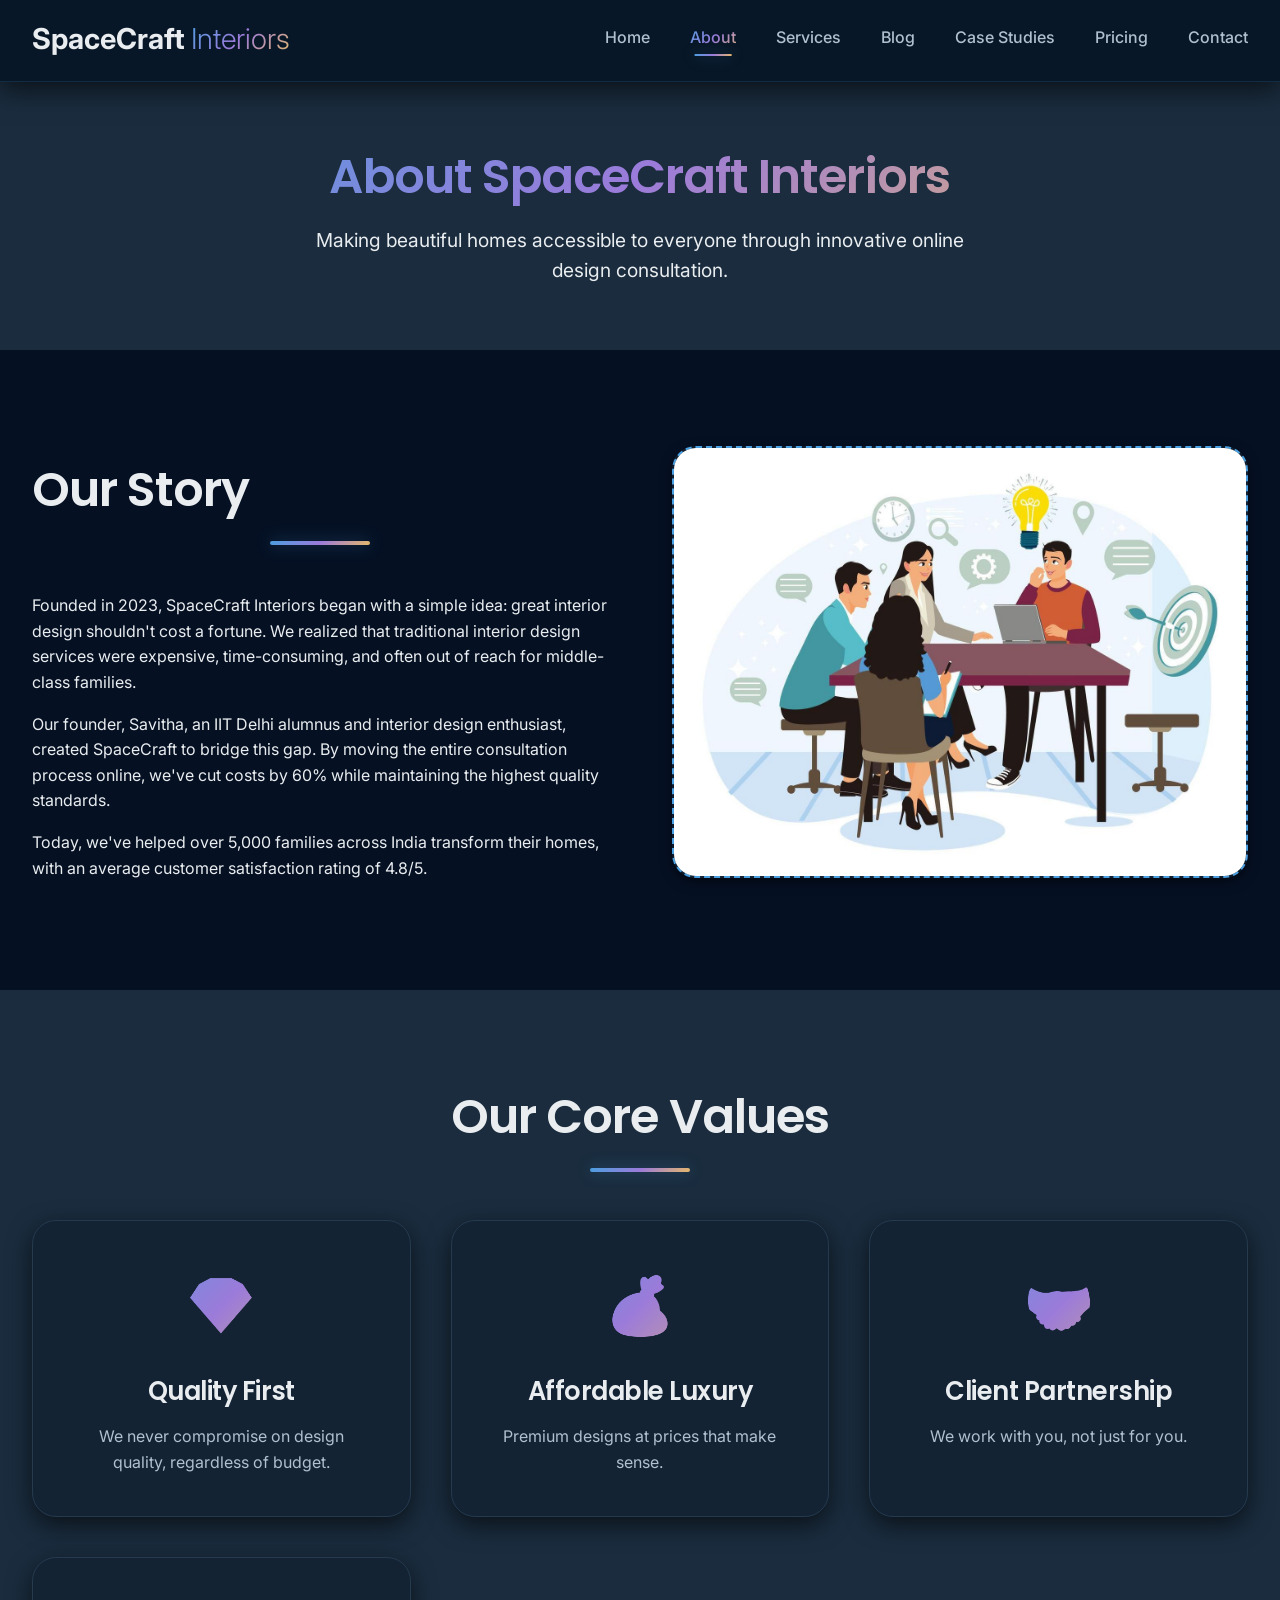
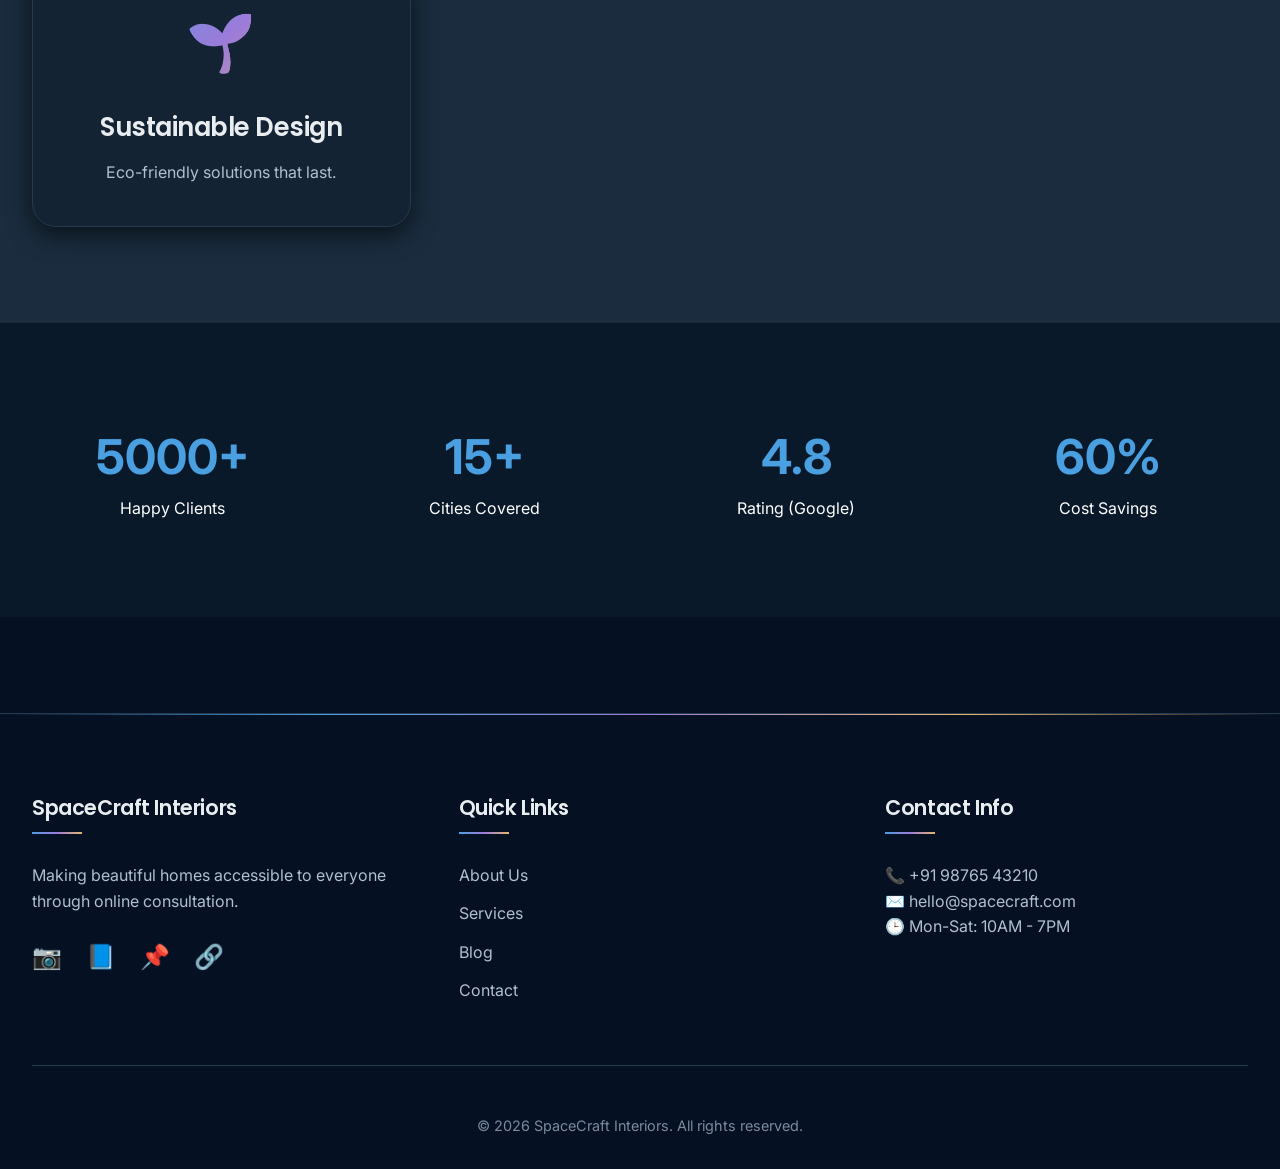
<file: about.html>
<!DOCTYPE html>
<html lang="en">
<head>
    <meta charset="UTF-8">
    <meta name="viewport" content="width=device-width, initial-scale=1.0">
    
    <!-- Essential Meta Tags -->
    <title>About Us - SpaceCraft Interiors | Online Interior Design Experts India</title>
    <meta name="description" content="Learn about SpaceCraft Interiors - India's leading online home interior consultation service. Founded by Savitha (IIT Delhi), we've helped 5000+ families transform their homes.">
    <meta name="keywords" content="about interior designers, online interior design team, budget interior experts, interior design company India">
    <meta name="robots" content="index, follow">
    
    <!-- Open Graph (For Facebook, WhatsApp, LinkedIn) -->
    <meta property="og:title" content="About SpaceCraft Interiors - Meet Our Team">
    <meta property="og:description" content="Founded by Savitha (IIT Delhi). 5000+ happy families. 60% cost savings. India's trusted online interior design service.">
    <meta property="og:image" content="https://www.spacecraftinteriors.com/images/about-og.jpg">
    <meta property="og:url" content="https://www.spacecraftinteriors.com/about.html">
    
    <!-- Canonical URL (Prevents duplicate content) -->
    <link rel="canonical" href="https://www.spacecraftinteriors.com/about.html">
    
    <!-- Google Fonts -->
    <link rel="preconnect" href="https://fonts.googleapis.com">
    <link rel="preconnect" href="https://fonts.gstatic.com" crossorigin>
    <link href="https://fonts.googleapis.com/css2?family=Inter:wght@300;400;500;600;700&family=Poppins:wght@300;400;500;600;700&display=swap" rel="stylesheet">
    
    <!-- CSS -->
    <link rel="stylesheet" href="css/style.css">
    
    <!-- Google Analytics -->
    <script async src="https://www.googletagmanager.com/gtag/js?id=G-XXXXXXXXXX"></script>
    <script>
        window.dataLayer = window.dataLayer || [];
        function gtag(){dataLayer.push(arguments);}
        gtag('js', new Date());
        gtag('config', 'G-XXXXXXXXXX');
    </script>
</head>
<body>
    <!-- Navigation -->
    <nav class="navbar">
        <a href="index.html" class="logo">SpaceCraft <span>Interiors</span></a>
        <div class="nav-links">
            <a href="index.html">Home</a>
            <a href="about.html" class="active">About</a>
            <a href="services.html">Services</a>
            <a href="blog.html">Blog</a>
            <a href="case-study.html">Case Studies</a>
            <a href="pricing.html">Pricing</a>
            <a href="contact.html">Contact</a>
        </div>
    </nav>

    <!-- Page Header -->
    <section style="background: var(--secondary); padding: 4rem 0;">
        <div class="container" style="text-align: center;">
            <h1 style="font-size: 3rem; margin-bottom: 1rem;">About SpaceCraft Interiors</h1>
            <p style="font-size: 1.2rem; max-width: 700px; margin: 0 auto;">Making beautiful homes accessible to everyone through innovative online design consultation.</p>
        </div>
    </section>

    <!-- Our Story -->
    <section>
        <div class="container">
            <div style="display: flex; gap: 4rem; align-items: center; flex-wrap: wrap;">
                <div style="flex: 1; min-width: 300px;">
                    <h2 class="section-title" style="text-align: left;">Our Story</h2>
                    <p style="margin-bottom: 1rem;">Founded in 2023, SpaceCraft Interiors began with a simple idea: great interior design shouldn't cost a fortune. We realized that traditional interior design services were expensive, time-consuming, and often out of reach for middle-class families.</p>
                    <p style="margin-bottom: 1rem;">Our founder, Savitha, an IIT Delhi alumnus and interior design enthusiast, created SpaceCraft to bridge this gap. By moving the entire consultation process online, we've cut costs by 60% while maintaining the highest quality standards.</p>
                    <p>Today, we've helped over 5,000 families across India transform their homes, with an average customer satisfaction rating of 4.8/5.</p>
                </div>
                <div style="flex: 1; min-width: 300px;">
                    <img src="images/team.jpg" alt="SpaceCraft Interiors team working on design plans in modern office" class="image-placeholder">
                </div>
            </div>
        </div>
    </section>

    <!-- Our Values -->
    <section style="background: var(--secondary);">
        <div class="container">
            <h2 class="section-title">Our Core Values</h2>
            <div class="card-grid">
                <div class="card" style="text-align: center;">
                    <div class="card-icon">💎</div>
                    <h3>Quality First</h3>
                    <p>We never compromise on design quality, regardless of budget.</p>
                </div>
                <div class="card" style="text-align: center;">
                    <div class="card-icon">💰</div>
                    <h3>Affordable Luxury</h3>
                    <p>Premium designs at prices that make sense.</p>
                </div>
                <div class="card" style="text-align: center;">
                    <div class="card-icon">🤝</div>
                    <h3>Client Partnership</h3>
                    <p>We work with you, not just for you.</p>
                </div>
                <div class="card" style="text-align: center;">
                    <div class="card-icon">🌱</div>
                    <h3>Sustainable Design</h3>
                    <p>Eco-friendly solutions that last.</p>
                </div>
            </div>
        </div>
    </section>

   

    <!-- Stats -->
    <section style="background: var(--primary); color: white;">
        <div class="container">
            <div style="display: grid; grid-template-columns: repeat(4, 1fr); gap: 2rem; text-align: center;">
                <div>
                    <div style="font-size: 3rem; font-weight: 700; color: var(--accent);">5000+</div>
                    <div>Happy Clients</div>
                </div>
                <div>
                    <div style="font-size: 3rem; font-weight: 700; color: var(--accent);">15+</div>
                    <div>Cities Covered</div>
                </div>
                <div>
                    <div style="font-size: 3rem; font-weight: 700; color: var(--accent);">4.8</div>
                    <div>Rating (Google)</div>
                </div>
                <div>
                    <div style="font-size: 3rem; font-weight: 700; color: var(--accent);">60%</div>
                    <div>Cost Savings</div>
                </div>
            </div>
        </div>
    </section>

    <!-- Footer -->
    <footer>
        <div class="container">
            <div class="footer-content">
                <div class="footer-section">
                    <h3>SpaceCraft Interiors</h3>
                    <p>Making beautiful homes accessible to everyone through online consultation.</p>
                    <div class="social-links">
                        <a href="#" aria-label="Instagram">📷</a>
                        <a href="#" aria-label="Facebook">📘</a>
                        <a href="#" aria-label="Pinterest">📌</a>
                        <a href="#" aria-label="LinkedIn">🔗</a>
                    </div>
                </div>
                <div class="footer-section">
                    <h3>Quick Links</h3>
                    <a href="about.html">About Us</a>
                    <a href="services.html">Services</a>
                    <a href="blog.html">Blog</a>
                    <a href="contact.html">Contact</a>
                </div>
                <div class="footer-section">
                    <h3>Contact Info</h3>
                    <p>📞 +91 98765 43210</p>
                    <p>✉️ hello@spacecraft.com</p>
                    <p>🕒 Mon-Sat: 10AM - 7PM</p>
                </div>
            </div>
            <div class="footer-bottom">
                <p>&copy; 2026 SpaceCraft Interiors. All rights reserved.</p>
            </div>
        </div>
    </footer>

    <!-- Back to Top Button -->
    <button id="backToTop">↑</button>

    <!-- Loading Animation -->
    <div id="loader" class="loader" style="display: none;"></div>

    <!-- JavaScript -->
    <script src="js/script.js"></script>
</body>
</html>
</file>
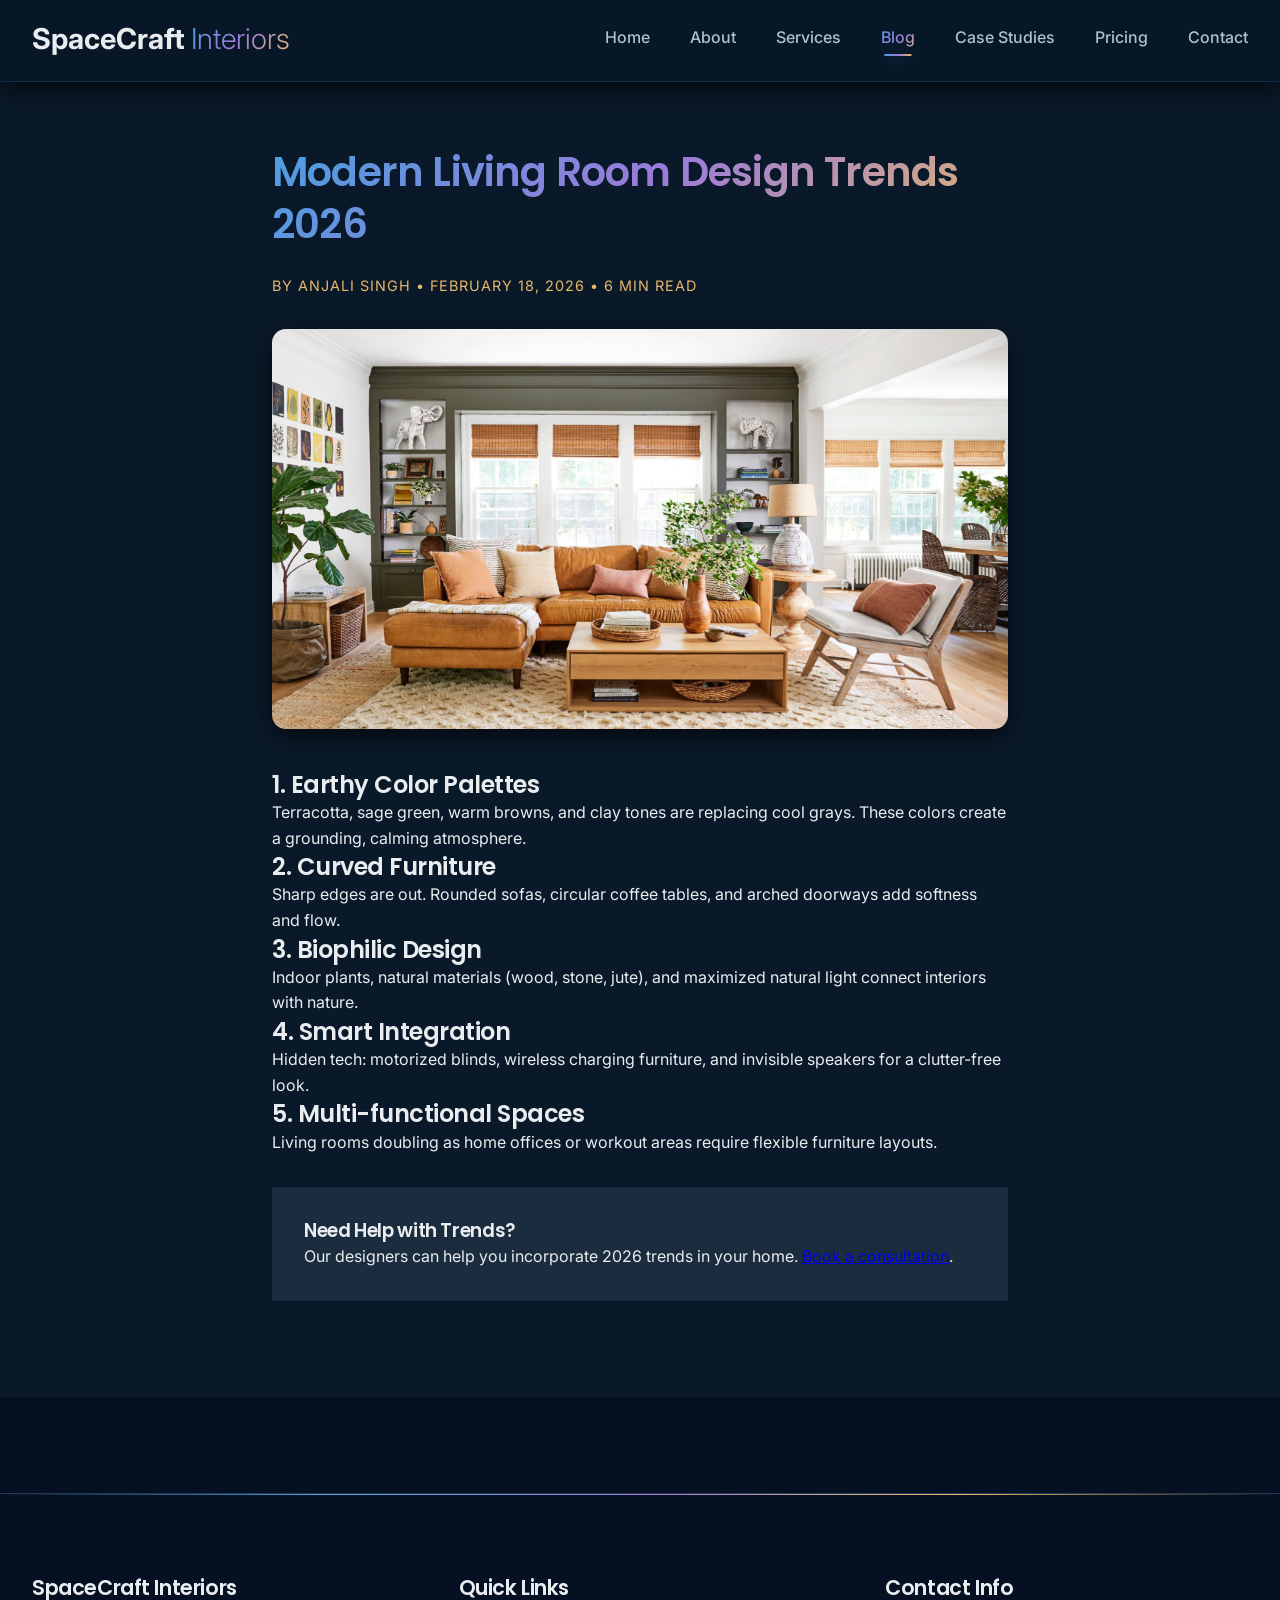
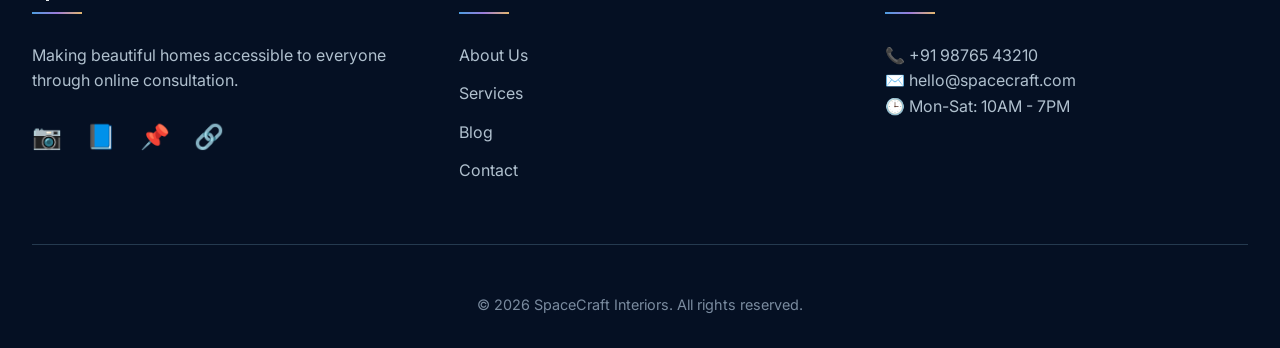
<file: blog-modern-trends-2026.html>
<!DOCTYPE html>
<html lang="en">

<head>
    <meta charset="UTF-8">
    <meta name="viewport" content="width=device-width, initial-scale=1.0">
    
    <!-- Essential Meta Tags -->
    <title>Modern Living Room Design Trends 2026 | Earthy Tones, Curved Furniture & Smart Homes</title>
    <meta name="description" content="Explore the top 5 living room design trends for 2026: Earthy color palettes, curved furniture, biophilic design, smart home integration, and multi-functional spaces. Expert guide by Anjali Singh.">
    <meta name="keywords" content="living room trends 2026, modern interior design trends, earthy color palette, curved furniture India, biophilic design, smart home interior, multi-functional living room">
    <meta name="robots" content="index, follow">
    <meta name="author" content="Anjali Singh">
    
    <!-- Open Graph (For Facebook, WhatsApp, LinkedIn) -->
    <meta property="og:title" content="Modern Living Room Design Trends 2026: 5 Trends You Need to Know">
    <meta property="og:description" content="1. Earthy Tones 🌱 | 2. Curved Furniture 🔄 | 3. Biophilic Design 🌿 | 4. Smart Integration 📱 | 5. Multi-functional Spaces 🛋️. Expert guide by Anjali Singh.">
    <meta property="og:image" content="https://www.spacecraftinteriors.com/images/modern-living-room-og.jpg">
    <meta property="og:url" content="https://www.spacecraftinteriors.com/blog-modern-trends-2026.html">
    <meta property="og:type" content="article">
    <meta property="article:published_time" content="2026-02-18">
    <meta property="article:author" content="Anjali Singh">
    
    <!-- Canonical URL -->
    <link rel="canonical" href="https://www.spacecraftinteriors.com/blog-modern-trends-2026.html">

    <!-- Google Fonts & CSS -->
    <link rel="preconnect" href="https://fonts.googleapis.com">
    <link rel="preconnect" href="https://fonts.gstatic.com" crossorigin>
    <link
        href="https://fonts.googleapis.com/css2?family=Inter:wght@300;400;500;600;700&family=Poppins:wght@300;400;500;600;700&display=swap"
        rel="stylesheet">
    <link rel="stylesheet" href="css/style.css">
    
    <!-- Google Analytics -->
    <script async src="https://www.googletagmanager.com/gtag/js?id=G-XXXXXXXXXX"></script>
    <script>
        window.dataLayer = window.dataLayer || [];
        function gtag(){dataLayer.push(arguments);}
        gtag('js', new Date());
        gtag('config', 'G-XXXXXXXXXX');
    </script>
</head>

<body>
    <nav class="navbar">
        <a href="index.html" class="logo">SpaceCraft <span>Interiors</span></a>
        <div class="nav-links">
            <a href="index.html">Home</a>
            <a href="about.html">About</a>
            <a href="services.html">Services</a>
            <a href="blog.html" class="active">Blog</a>
            <a href="case-study.html">Case Studies</a>
            <a href="pricing.html">Pricing</a>
            <a href="contact.html">Contact</a>
        </div>
    </nav>

    <section style="padding: 4rem 0;">
        <div class="container" style="max-width: 800px;">
            <article class="blog-post">
                <h1 style="font-size: 2.5rem;">Modern Living Room Design Trends 2026</h1>

                <div class="blog-meta">
                    <span>By Anjali Singh • February 18, 2026 • 6 min read</span>
                </div>

                <div style="margin: 2rem 0;">
                    <img src="images/modern-living-room.jpg"
                        alt="Modern living room interior with contemporary furniture and earthy color palette"
                        style="width: 100%; height: 400px; object-fit: cover; border-radius: 14px;">
                </div>

                <div class="blog-content">
                    <h2>1. Earthy Color Palettes</h2>
                    <p>Terracotta, sage green, warm browns, and clay tones are replacing cool grays. These colors create
                        a grounding, calming atmosphere.</p>

                    <h2>2. Curved Furniture</h2>
                    <p>Sharp edges are out. Rounded sofas, circular coffee tables, and arched doorways add softness and
                        flow.</p>

                    <h2>3. Biophilic Design</h2>
                    <p>Indoor plants, natural materials (wood, stone, jute), and maximized natural light connect
                        interiors with nature.</p>

                    <h2>4. Smart Integration</h2>
                    <p>Hidden tech: motorized blinds, wireless charging furniture, and invisible speakers for a
                        clutter-free look.</p>

                    <h2>5. Multi-functional Spaces</h2>
                    <p>Living rooms doubling as home offices or workout areas require flexible furniture layouts.</p>

                    <div style="background: var(--secondary); padding: 2rem; margin: 2rem 0;">
                        <h3>Need Help with Trends?</h3>
                        <p>Our designers can help you incorporate 2026 trends in your home. <a href="contact.html">Book
                                a consultation</a>.</p>
                    </div>
                </div>
            </article>
        </div>
    </section>

    <!-- Footer -->
    <footer>
        <div class="container">
            <div class="footer-content">
                <div class="footer-section">
                    <h3>SpaceCraft Interiors</h3>
                    <p>Making beautiful homes accessible to everyone through online consultation.</p>
                    <div class="social-links">
                        <a href="#" aria-label="Instagram">📷</a>
                        <a href="#" aria-label="Facebook">📘</a>
                        <a href="#" aria-label="Pinterest">📌</a>
                        <a href="#" aria-label="LinkedIn">🔗</a>
                    </div>
                </div>
                <div class="footer-section">
                    <h3>Quick Links</h3>
                    <a href="about.html">About Us</a>
                    <a href="services.html">Services</a>
                    <a href="blog.html">Blog</a>
                    <a href="contact.html">Contact</a>
                </div>
                <div class="footer-section">
                    <h3>Contact Info</h3>
                    <p>📞 +91 98765 43210</p>
                    <p>✉️ hello@spacecraft.com</p>
                    <p>🕒 Mon-Sat: 10AM - 7PM</p>
                </div>
            </div>
            <div class="footer-bottom">
                <p>&copy; 2026 SpaceCraft Interiors. All rights reserved.</p>
            </div>
        </div>
    </footer>

    <!-- Back to Top Button -->
    <button id="backToTop">↑</button>

    <!-- Loading Animation -->
    <div id="loader" class="loader" style="display: none;"></div>

    <!-- JavaScript -->
    <script src="js/script.js"></script>
</body>

</html>
</file>
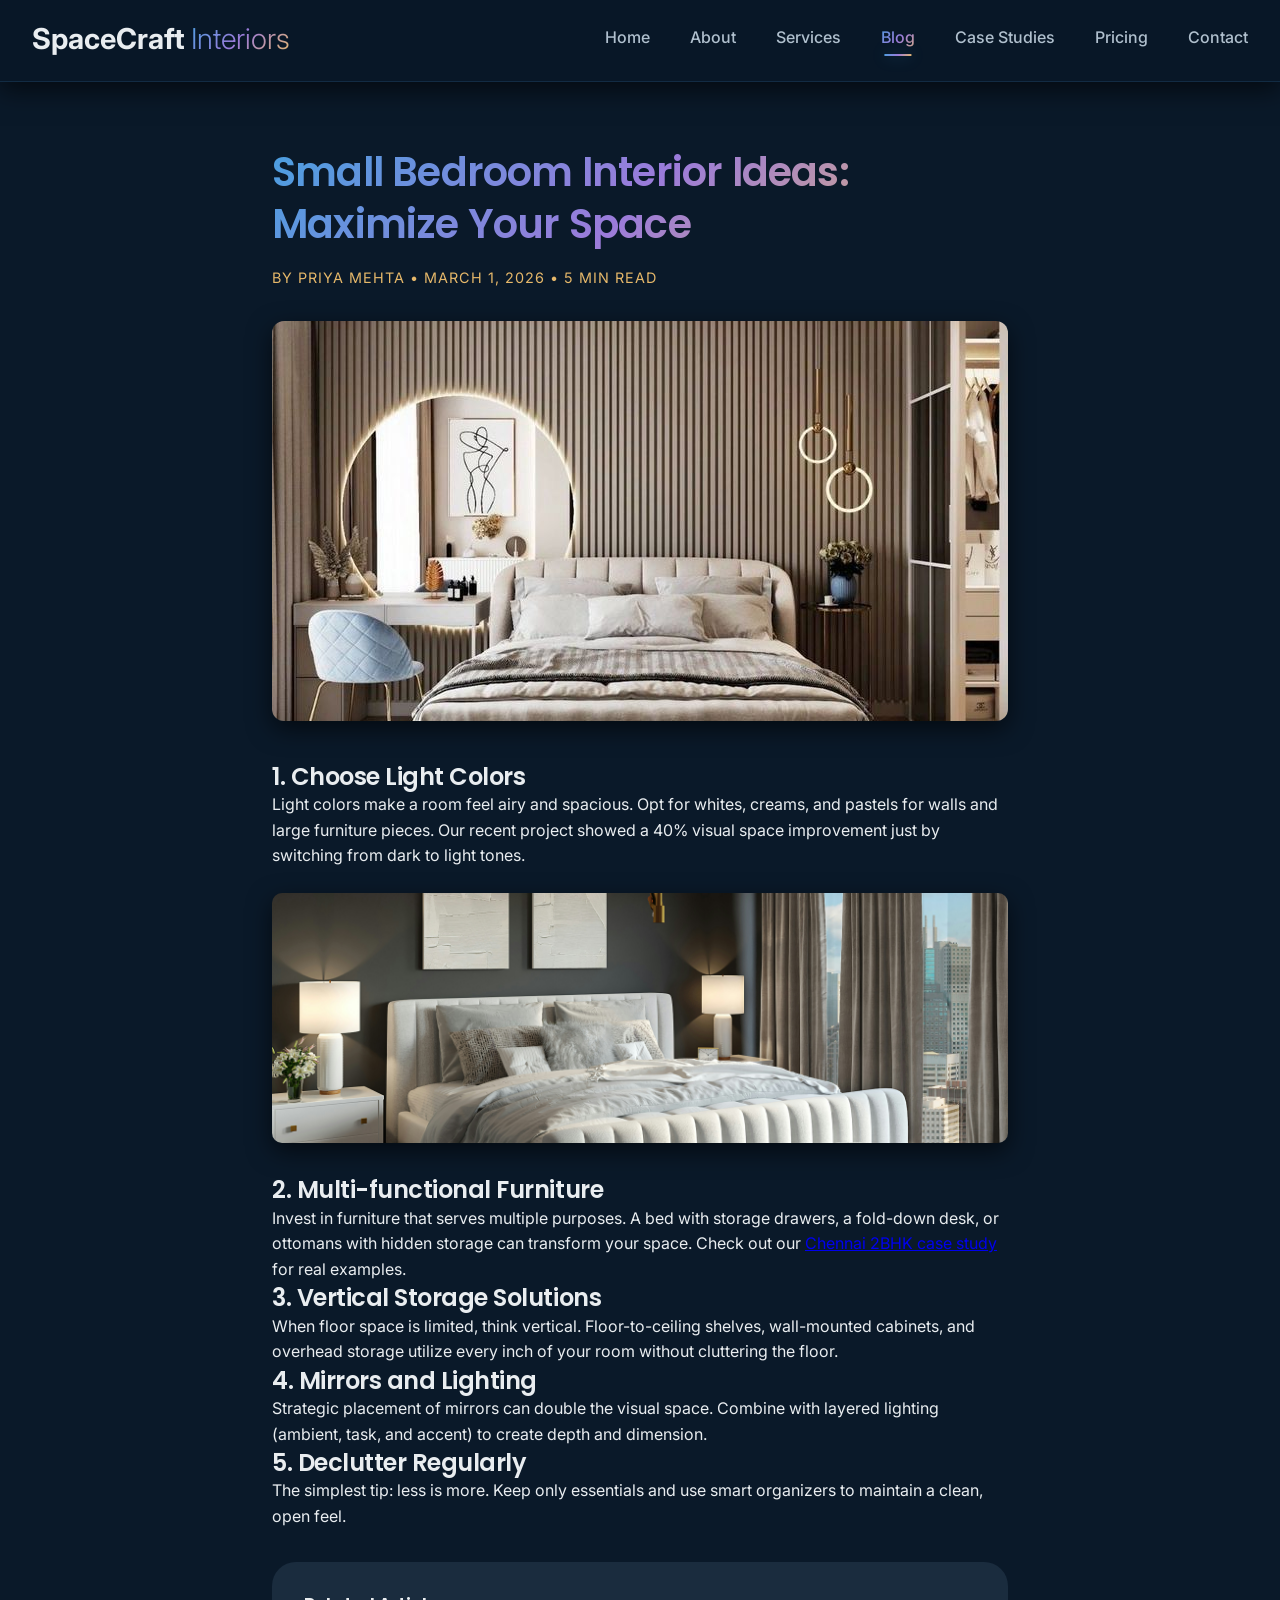
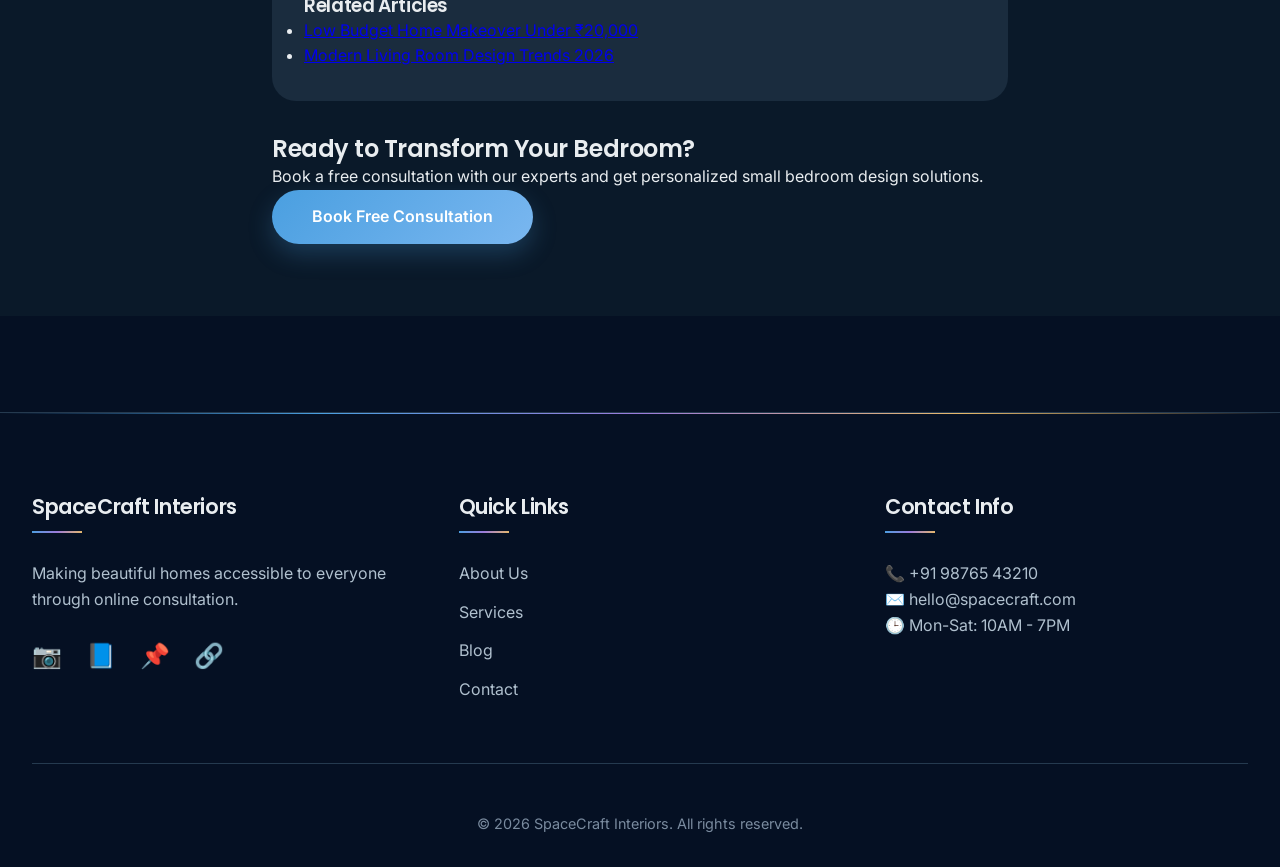
<file: blog-small-bedroom.html>
<!DOCTYPE html>
<html lang="en">
<head>
    <meta charset="UTF-8">
    <meta name="viewport" content="width=device-width, initial-scale=1.0">
    
    <!-- Essential Meta Tags -->
    <title>Small Bedroom Interior Ideas - Space-Saving Design Tips for Indian Homes | SpaceCraft Interiors</title>
    <meta name="description" content="Discover practical small bedroom design ideas for Indian homes. Learn space-saving solutions, light color tricks, and multi-functional furniture tips to make your bedroom feel larger. 40% visual space improvement proven.">
    <meta name="keywords" content="small bedroom ideas India, space-saving bedroom furniture, small room design tips, compact bedroom solutions, Indian bedroom interior design">
    <meta name="robots" content="index, follow">
    <meta name="author" content="Priya Mehta">
    
    <!-- Open Graph (For Facebook, WhatsApp, LinkedIn) -->
    <meta property="og:title" content="Small Bedroom Interior Ideas: 5 Space-Saving Tips for Indian Homes">
    <meta property="og:description" content="Light colors, multi-functional furniture, vertical storage, and mirrors - practical tips to make your small bedroom feel 40% more spacious. By Priya Mehta.">
    <meta property="og:image" content="https://www.spacecraftinteriors.com/images/bedroom-og.jpg">
    <meta property="og:url" content="https://www.spacecraftinteriors.com/blog-small-bedroom.html">
    <meta property="og:type" content="article">
    <meta property="article:published_time" content="2026-03-01">
    <meta property="article:author" content="Priya Mehta">
    
    <!-- Canonical URL -->
    <link rel="canonical" href="https://www.spacecraftinteriors.com/blog-small-bedroom.html">
    
    <!-- Google Fonts & CSS -->
    <link rel="preconnect" href="https://fonts.googleapis.com">
    <link rel="preconnect" href="https://fonts.gstatic.com" crossorigin>
    <link href="https://fonts.googleapis.com/css2?family=Inter:wght@300;400;500;600;700&family=Poppins:wght@300;400;500;600;700&display=swap" rel="stylesheet">
    <link rel="stylesheet" href="css/style.css">
    
    <!-- Google Analytics -->
    <script async src="https://www.googletagmanager.com/gtag/js?id=G-XXXXXXXXXX"></script>
    <script>
        window.dataLayer = window.dataLayer || [];
        function gtag(){dataLayer.push(arguments);}
        gtag('js', new Date());
        gtag('config', 'G-XXXXXXXXXX');
    </script>
</head>
<body>
    <!-- Navigation -->
    <nav class="navbar">
        <a href="index.html" class="logo">SpaceCraft <span>Interiors</span></a>
        <div class="nav-links">
            <a href="index.html">Home</a>
            <a href="about.html">About</a>
            <a href="services.html">Services</a>
            <a href="blog.html" class="active">Blog</a>
            <a href="case-study.html">Case Studies</a>
            <a href="pricing.html">Pricing</a>
            <a href="contact.html">Contact</a>
        </div>
    </nav>

    <!-- Blog Post Content -->
    <section style="padding: 4rem 0;">
        <div class="container" style="max-width: 800px;">
            <article class="blog-post">
                <h1 style="font-size: 2.5rem; margin-bottom: 1rem;">Small Bedroom Interior Ideas: Maximize Your Space</h1>
                
                <div class="blog-meta">
                    <span>By Priya Mehta • March 1, 2026 • 5 min read</span>
                </div>

                <div style="margin: 2rem 0;">
                    <img 
                        src="images/bedroom.jpg" 
                        alt="Small modern bedroom interior with space-saving furniture and light colors"
                        style="width: 100%; height: 400px; object-fit: cover; border-radius: 12px;"
                    >
                </div>
                <div class="blog-content">
                    <h2>1. Choose Light Colors</h2>
                    <p>Light colors make a room feel airy and spacious. Opt for whites, creams, and pastels for walls and large furniture pieces. Our recent project showed a 40% visual space improvement just by switching from dark to light tones.</p>

                    <div style="margin: 1.5rem 0;">
                        <img 
                            src="images/bedroom2.jpg" 
                            alt="Light colored modern bedroom interior with white walls and pastel accents"
                            style="width: 100%; height: 250px; object-fit: cover; border-radius: 10px;"
                        >
                    </div>

                    <h2>2. Multi-functional Furniture</h2>
                    <p>Invest in furniture that serves multiple purposes. A bed with storage drawers, a fold-down desk, or ottomans with hidden storage can transform your space. Check out our <a href="case-study.html">Chennai 2BHK case study</a> for real examples.</p>

                    <h2>3. Vertical Storage Solutions</h2>
                    <p>When floor space is limited, think vertical. Floor-to-ceiling shelves, wall-mounted cabinets, and overhead storage utilize every inch of your room without cluttering the floor.</p>

                    <h2>4. Mirrors and Lighting</h2>
                    <p>Strategic placement of mirrors can double the visual space. Combine with layered lighting (ambient, task, and accent) to create depth and dimension.</p>

                    <h2>5. Declutter Regularly</h2>
                    <p>The simplest tip: less is more. Keep only essentials and use smart organizers to maintain a clean, open feel.</p>

                    <div style="background: var(--secondary); padding: 2rem; border-radius: var(--radius); margin: 2rem 0;">
                        <h3>Related Articles</h3>
                        <ul>
                            <li><a href="blog-budget-makeover.html">Low Budget Home Makeover Under ₹20,000</a></li>
                            <li><a href="blog-modern-trends-2026.html">Modern Living Room Design Trends 2026</a></li>
                        </ul>
                    </div>

                    <h2>Ready to Transform Your Bedroom?</h2>
                    <p>Book a free consultation with our experts and get personalized small bedroom design solutions.</p>
                    <a href="contact.html" class="btn">Book Free Consultation</a>
                </div>
            </article>
        </div>
    </section>

    <!-- Footer -->
    <footer>
        <div class="container">
            <div class="footer-content">
                <div class="footer-section">
                    <h3>SpaceCraft Interiors</h3>
                    <p>Making beautiful homes accessible to everyone through online consultation.</p>
                    <div class="social-links">
                        <a href="#" aria-label="Instagram">📷</a>
                        <a href="#" aria-label="Facebook">📘</a>
                        <a href="#" aria-label="Pinterest">📌</a>
                        <a href="#" aria-label="LinkedIn">🔗</a>
                    </div>
                </div>
                <div class="footer-section">
                    <h3>Quick Links</h3>
                    <a href="about.html">About Us</a>
                    <a href="services.html">Services</a>
                    <a href="blog.html">Blog</a>
                    <a href="contact.html">Contact</a>
                </div>
                <div class="footer-section">
                    <h3>Contact Info</h3>
                    <p>📞 +91 98765 43210</p>
                    <p>✉️ hello@spacecraft.com</p>
                    <p>🕒 Mon-Sat: 10AM - 7PM</p>
                </div>
            </div>
            <div class="footer-bottom">
                <p>&copy; 2026 SpaceCraft Interiors. All rights reserved.</p>
            </div>
        </div>
    </footer>

    <!-- Back to Top Button -->
    <button id="backToTop">↑</button>

    <!-- Loading Animation -->
    <div id="loader" class="loader" style="display: none;"></div>

    <!-- JavaScript -->
    <script src="js/script.js"></script>
</body>
</html>
</file>
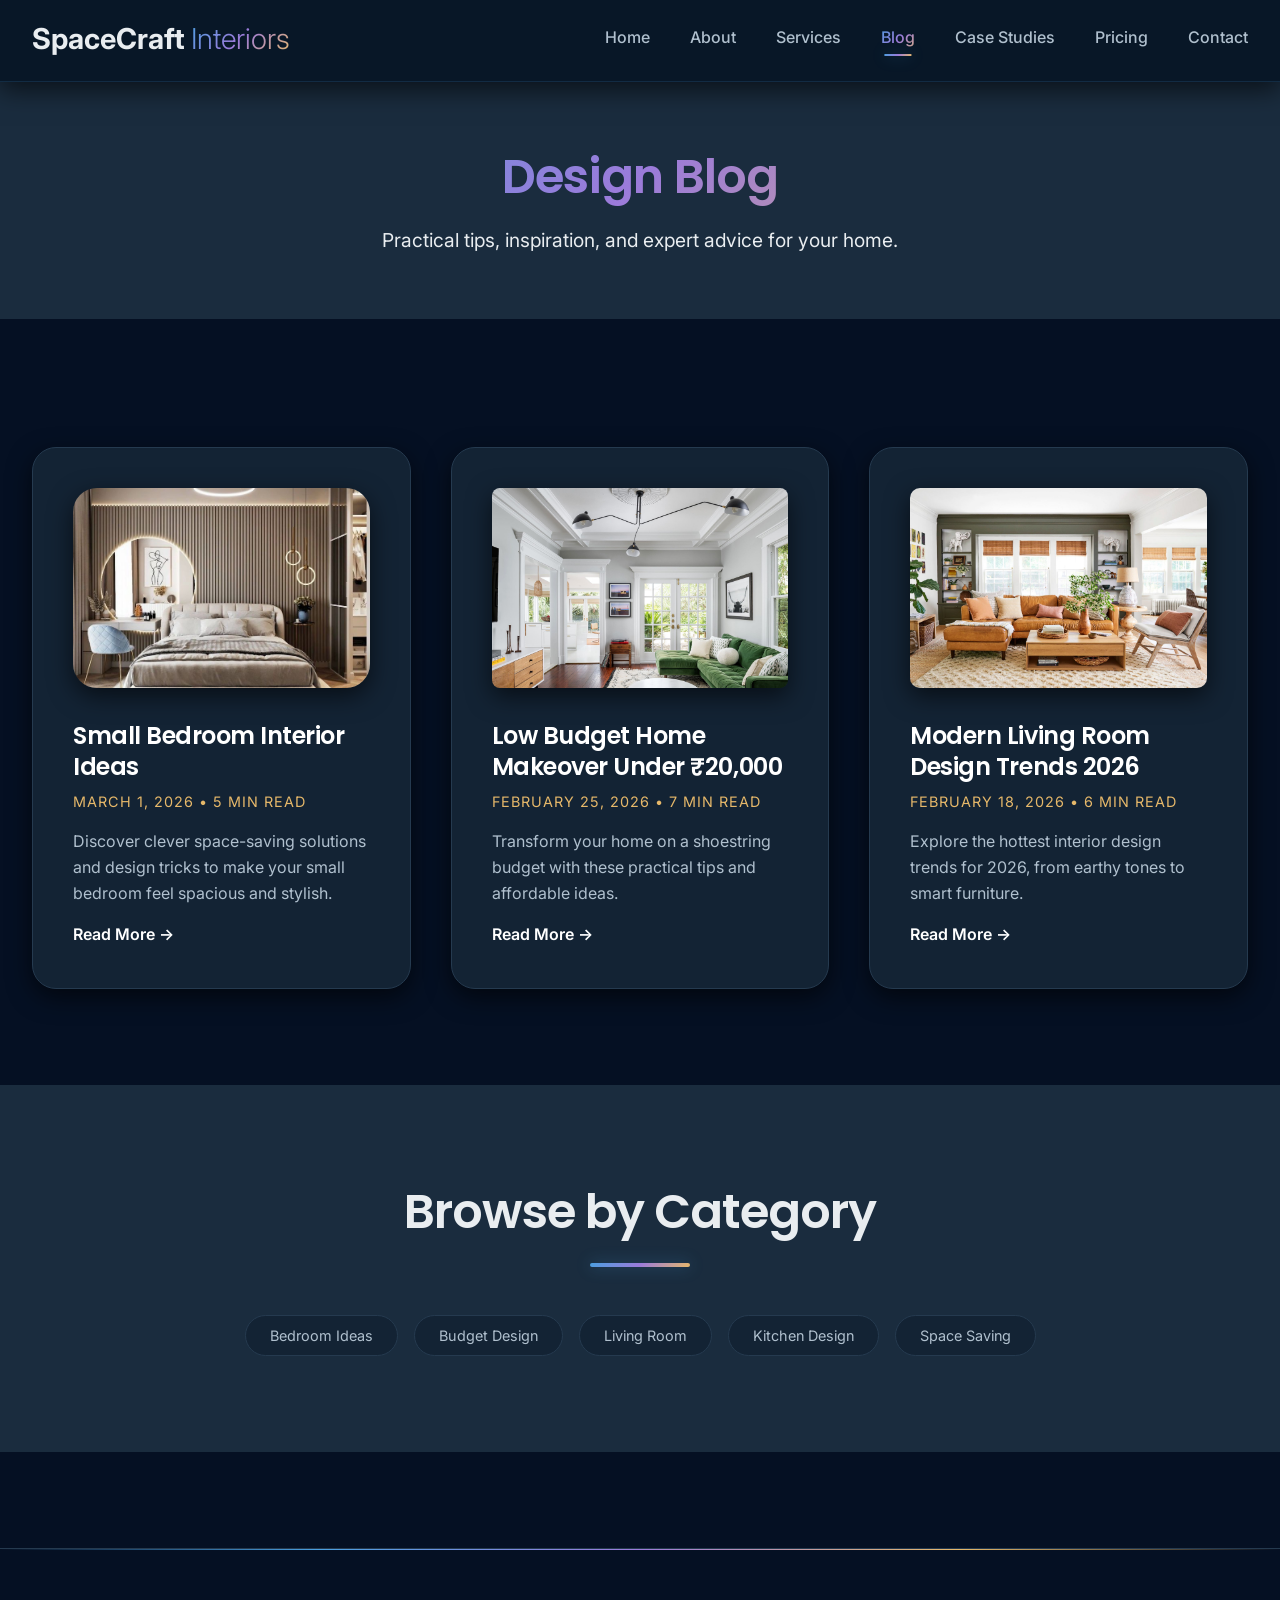
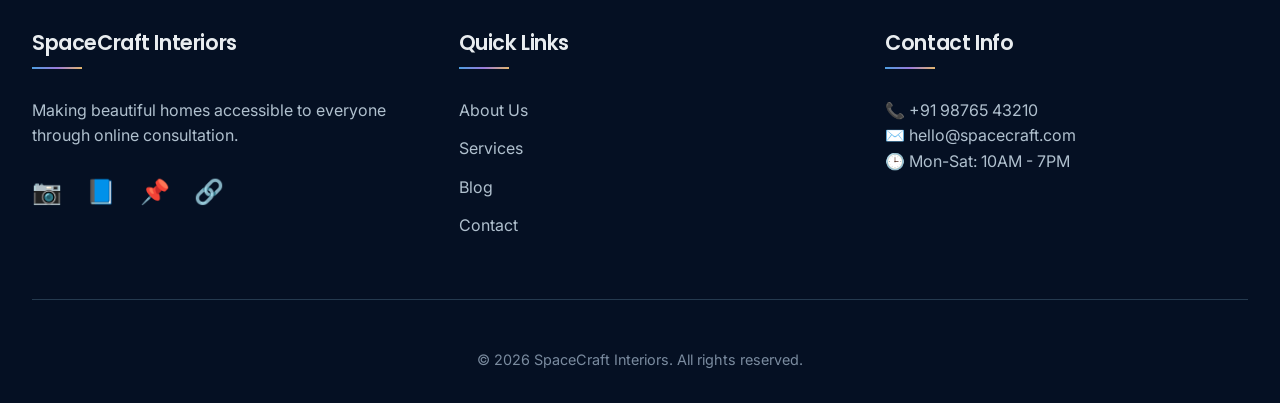
<file: blog.html>
<!DOCTYPE html>
<html lang="en">

<head>
    <meta charset="UTF-8">
    <meta name="viewport" content="width=device-width, initial-scale=1.0">
    
    <!-- Essential Meta Tags -->
    <title>Interior Design Blog - SpaceCraft Interiors | Tips, Ideas & Home Decor Advice</title>
    <meta name="description" content="Expert interior design tips, budget makeover ideas under ₹20,000, and home decor inspiration. Read our latest articles on small bedrooms, modern trends, and affordable makeovers.">
    <meta name="keywords" content="interior design blog, home decor tips India, budget interior ideas, bedroom design, living room trends, DIY home decor, space saving tips">
    <meta name="robots" content="index, follow">
    
    <!-- Open Graph (For Facebook, WhatsApp, LinkedIn) -->
    <meta property="og:title" content="Interior Design Blog - SpaceCraft Interiors">
    <meta property="og:description" content="Expert tips on small bedrooms, budget makeovers under ₹20,000, and modern design trends for Indian homes.">
    <meta property="og:image" content="https://www.spacecraftinteriors.com/images/blog-og.jpg">
    <meta property="og:url" content="https://www.spacecraftinteriors.com/blog.html">
    
    <!-- Canonical URL -->
    <link rel="canonical" href="https://www.spacecraftinteriors.com/blog.html">

    <!-- Google Fonts & CSS -->
    <link rel="preconnect" href="https://fonts.googleapis.com">
    <link rel="preconnect" href="https://fonts.gstatic.com" crossorigin>
    <link
        href="https://fonts.googleapis.com/css2?family=Inter:wght@300;400;500;600;700&family=Poppins:wght@300;400;500;600;700&display=swap"
        rel="stylesheet">
    <link rel="stylesheet" href="css/style.css">

    <!-- Google Analytics -->
    <script async src="https://www.googletagmanager.com/gtag/js?id=G-XXXXXXXXXX"></script>
    <script>
        window.dataLayer = window.dataLayer || [];
        function gtag() { dataLayer.push(arguments); }
        gtag('js', new Date());
        gtag('config', 'G-XXXXXXXXXX');
    </script>
</head>

<body>
    <!-- Navigation -->
    <nav class="navbar">
        <a href="index.html" class="logo">SpaceCraft <span>Interiors</span></a>
        <div class="nav-links">
            <a href="index.html">Home</a>
            <a href="about.html">About</a>
            <a href="services.html">Services</a>
            <a href="blog.html" class="active">Blog</a>
            <a href="case-study.html">Case Studies</a>
            <a href="pricing.html">Pricing</a>
            <a href="contact.html">Contact</a>
        </div>
    </nav>

    <!-- Page Header -->
    <section style="background: var(--secondary); padding: 4rem 0;">
        <div class="container" style="text-align: center;">
            <h1 style="font-size: 3rem; margin-bottom: 1rem;">Design Blog</h1>
            <p style="font-size: 1.2rem; max-width: 700px; margin: 0 auto;">Practical tips, inspiration, and expert
                advice for your home.</p>
        </div>
    </section>

    <!-- Blog Posts Grid -->
    <section>
        <div class="container">
            <div class="card-grid">
                <!-- Blog Post 1 -->
                <article class="card">
                    <img src="images/bedroom.jpg"
                        alt="Small bedroom interior with space-saving furniture and smart storage solutions"
                        style="width: 100%; height: 200px; object-fit: cover; border-radius: var(--radius); margin-bottom: 1.5rem; box-shadow: var(--shadow-md);">
                    <h2 style="font-size: 1.5rem; margin-bottom: 0.5rem;">
                        <a href="blog-small-bedroom.html" style="text-decoration: none; color: white;">Small Bedroom
                            Interior Ideas</a>
                    </h2>
                    <div class="blog-meta">March 1, 2026 • 5 min read</div>
                    <p style="margin: 1rem 0;">Discover clever space-saving solutions and design tricks to make your
                        small bedroom feel spacious and stylish.</p>
                    <a href="blog-small-bedroom.html"
                        style="color: white; text-decoration: none; font-weight: 600;">Read More →</a>
                </article>

                <!-- Blog Post 2 -->
                <article class="card">
                    <div style="margin-bottom: 1.5rem;">
                        <img src="images/buget-home-makeover.jpg" alt="Budget bedroom makeover interior with affordable furniture and decor"
                            style="width: 100%; height: 200px; object-fit: cover; border-radius: 8px;">
                    </div>
                    <h2 style="font-size: 1.5rem; margin-bottom: 0.5rem;">
                        <a href="blog-budget-makeover.html" style="text-decoration: none; color: white;">Low Budget Home
                            Makeover Under ₹20,000</a>
                    </h2>
                    <div class="blog-meta">February 25, 2026 • 7 min read</div>
                    <p style="margin: 1rem 0;">Transform your home on a shoestring budget with these practical tips and
                        affordable ideas.</p>
                    <a href="blog-budget-makeover.html"
                        style="color: white; text-decoration: none; font-weight: 600;">Read More →</a>
                </article>

                <!-- Blog Post 3 -->
                <article class="card">
                    <div style="margin-bottom: 1.5rem;">
                        <img src="images/modern-living-room.jpg"
                            alt="Modern living room interior with contemporary furniture and earthy tones"
                            style="width: 100%; height: 200px; object-fit: cover; border-radius: 10px;">
                    </div>
                    <h2 style="font-size: 1.5rem; margin-bottom: 0.5rem;">
                        <a href="blog-modern-trends-2026.html" style="text-decoration: none; color: white;">Modern
                            Living Room Design Trends 2026</a>
                    </h2>
                    <div class="blog-meta">February 18, 2026 • 6 min read</div>
                    <p style="margin: 1rem 0;">Explore the hottest interior design trends for 2026, from earthy tones to
                        smart furniture.</p>
                    <a href="blog-modern-trends-2026.html"
                        style="color: white; text-decoration: none; font-weight: 600;">Read More →</a>
                </article>
            </div>
        </div>
    </section>

    <!-- Categories -->
    <section style="background: var(--secondary);">
        <div class="container" style="text-align: center;">
            <h2 class="section-title">Browse by Category</h2>
            <div style="display: flex; gap: 1rem; flex-wrap: wrap; justify-content: center;">
                <span class="category-tag">Bedroom Ideas</span>
                <span class="category-tag">Budget Design</span>
                <span class="category-tag">Living Room</span>
                <span class="category-tag">Kitchen Design</span>
                <span class="category-tag">Space Saving</span>
            </div>
        </div>
    </section>

    

    <!-- Footer -->
    <footer>
        <div class="container">
            <div class="footer-content">
                <div class="footer-section">
                    <h3>SpaceCraft Interiors</h3>
                    <p>Making beautiful homes accessible to everyone through online consultation.</p>
                    <div class="social-links">
                        <a href="#" aria-label="Instagram">📷</a>
                        <a href="#" aria-label="Facebook">📘</a>
                        <a href="#" aria-label="Pinterest">📌</a>
                        <a href="#" aria-label="LinkedIn">🔗</a>
                    </div>
                </div>
                <div class="footer-section">
                    <h3>Quick Links</h3>
                    <a href="about.html">About Us</a>
                    <a href="services.html">Services</a>
                    <a href="blog.html">Blog</a>
                    <a href="contact.html">Contact</a>
                </div>
                <div class="footer-section">
                    <h3>Contact Info</h3>
                    <p>📞 +91 98765 43210</p>
                    <p>✉️ hello@spacecraft.com</p>
                    <p>🕒 Mon-Sat: 10AM - 7PM</p>
                </div>
            </div>
            <div class="footer-bottom">
                <p>&copy; 2026 SpaceCraft Interiors. All rights reserved.</p>
            </div>
        </div>
    </footer>

    <!-- Back to Top Button -->
    <button id="backToTop">↑</button>

    <!-- Loading Animation -->
    <div id="loader" class="loader" style="display: none;"></div>

    <!-- JavaScript -->
    <script src="js/script.js"></script>
</body>

</html>
</file>
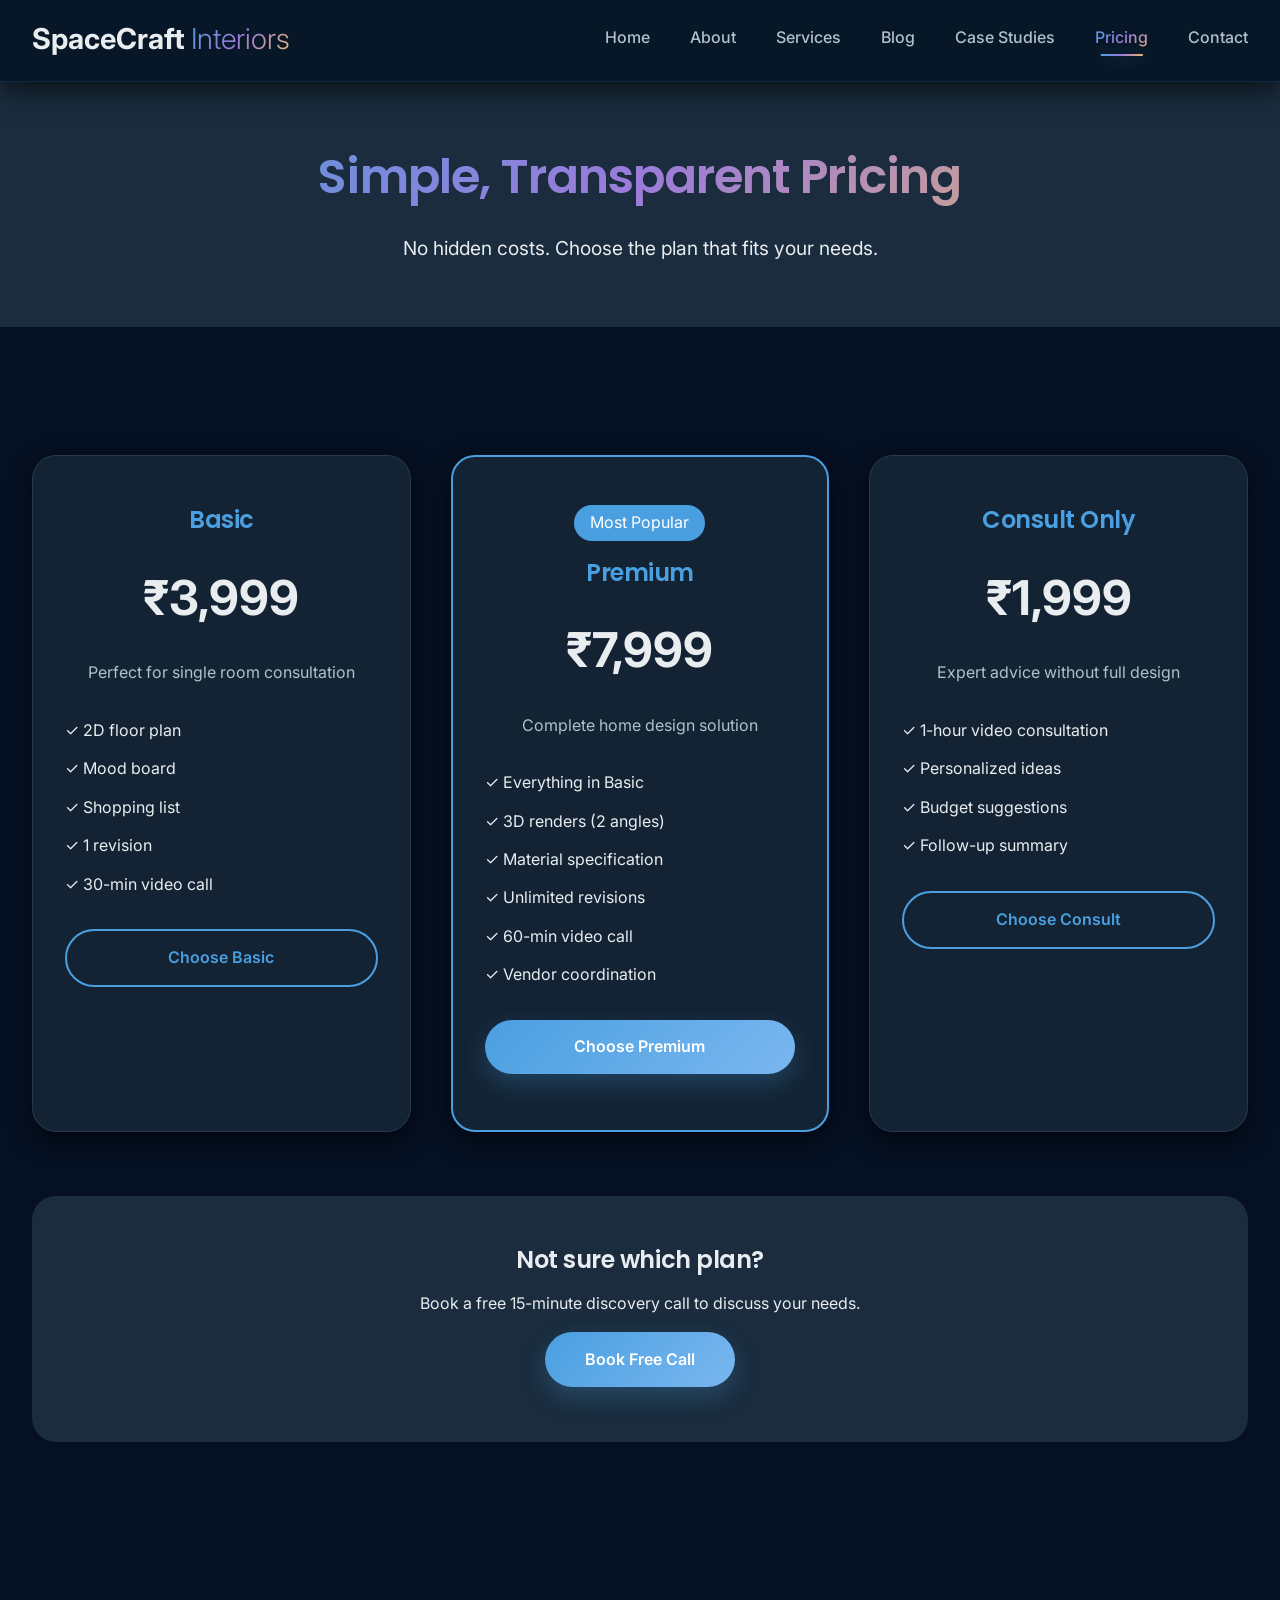
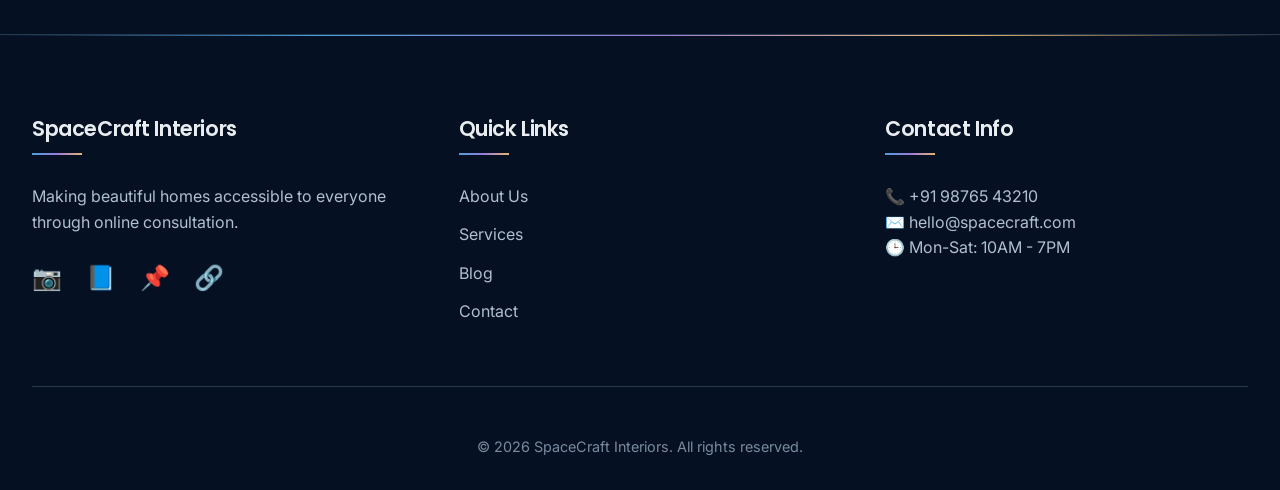
<file: pricing.html>
<!DOCTYPE html>
<html lang="en">
<head>
    <meta charset="UTF-8">
    <meta name="viewport" content="width=device-width, initial-scale=1.0">
    
    <!-- Essential Meta Tags -->
    <title>Pricing - SpaceCraft Interiors | Affordable Online Interior Design Packages India</title>
    <meta name="description" content="Transparent pricing for online interior design: Basic ₹3,999, Premium ₹7,999 (Most Popular), Consult-only ₹1,999. No hidden costs. Book free discovery call.">
    <meta name="keywords" content="interior design pricing, online interior design cost India, affordable interior design packages, home design consultation fee, interior designer charges">
    <meta name="robots" content="index, follow">
    
    <!-- Open Graph (For Facebook, WhatsApp, LinkedIn) -->
    <meta property="og:title" content="Affordable Interior Design Packages - SpaceCraft Interiors">
    <meta property="og:description" content="Basic: ₹3,999 | Premium: ₹7,999 (Most Popular) | Consult-only: ₹1,999. Transparent pricing, no hidden costs.">
    <meta property="og:image" content="https://www.spacecraftinteriors.com/images/pricing-og.jpg">
    <meta property="og:url" content="https://www.spacecraftinteriors.com/pricing.html">
    
    <!-- Canonical URL -->
    <link rel="canonical" href="https://www.spacecraftinteriors.com/pricing.html">
    
    <!-- Google Fonts & CSS -->
    <link rel="preconnect" href="https://fonts.googleapis.com">
    <link rel="preconnect" href="https://fonts.gstatic.com" crossorigin>
    <link href="https://fonts.googleapis.com/css2?family=Inter:wght@300;400;500;600;700&family=Poppins:wght@300;400;500;600;700&display=swap" rel="stylesheet">
    <link rel="stylesheet" href="css/style.css">
    
    <!-- Google Analytics -->
    <script async src="https://www.googletagmanager.com/gtag/js?id=G-XXXXXXXXXX"></script>
    <script>
        window.dataLayer = window.dataLayer || [];
        function gtag(){dataLayer.push(arguments);}
        gtag('js', new Date());
        gtag('config', 'G-XXXXXXXXXX');
    </script>
</head>
<body>
    <nav class="navbar">
        <a href="index.html" class="logo">SpaceCraft <span>Interiors</span></a>
        <div class="nav-links">
            <a href="index.html">Home</a>
            <a href="about.html">About</a>
            <a href="services.html">Services</a>
            <a href="blog.html">Blog</a>
            <a href="case-study.html">Case Studies</a>
            <a href="pricing.html" class="active">Pricing</a>
            <a href="contact.html">Contact</a>
        </div>
    </nav>

    <section style="background: var(--secondary); padding: 4rem 0;">
        <div class="container" style="text-align: center;">
            <h1 style="font-size: 3rem;">Simple, Transparent Pricing</h1>
            <p style="font-size: 1.2rem;">No hidden costs. Choose the plan that fits your needs.</p>
        </div>
    </section>

    <section>
        <div class="container">
            <div class="card-grid" style="grid-template-columns: repeat(3, 1fr);">
                <!-- Basic Plan -->
                <div class="card" style="text-align: center; padding: 3rem 2rem;">
                    <h2 style="color: var(--accent);">Basic</h2>
                    <div style="font-size: 3rem; font-weight: 700; margin: 1.5rem 0;">₹3,999</div>
                    <p style="margin-bottom: 2rem;">Perfect for single room consultation</p>
                    <ul style="list-style: none; margin-bottom: 2rem; text-align: left;">
                        <li style="margin-bottom: 0.8rem;">✓ 2D floor plan</li>
                        <li style="margin-bottom: 0.8rem;">✓ Mood board</li>
                        <li style="margin-bottom: 0.8rem;">✓ Shopping list</li>
                        <li style="margin-bottom: 0.8rem;">✓ 1 revision</li>
                        <li style="margin-bottom: 0.8rem;">✓ 30-min video call</li>
                    </ul>
                    <a href="contact.html" class="btn btn-outline" style="width: 100%;">Choose Basic</a>
                </div>

                <!-- Premium Plan (Featured) -->
                <div class="card" style="text-align: center; padding: 3rem 2rem; border: 2px solid var(--accent); transform: scale(1.05);">
                    <div style="background: var(--accent); color: white; padding: 0.3rem 1rem; border-radius: 2rem; display: inline-block; margin-bottom: 1rem;">Most Popular</div>
                    <h2 style="color: var(--accent);">Premium</h2>
                    <div style="font-size: 3rem; font-weight: 700; margin: 1.5rem 0;">₹7,999</div>
                    <p style="margin-bottom: 2rem;">Complete home design solution</p>
                    <ul style="list-style: none; margin-bottom: 2rem; text-align: left;">
                        <li style="margin-bottom: 0.8rem;">✓ Everything in Basic</li>
                        <li style="margin-bottom: 0.8rem;">✓ 3D renders (2 angles)</li>
                        <li style="margin-bottom: 0.8rem;">✓ Material specification</li>
                        <li style="margin-bottom: 0.8rem;">✓ Unlimited revisions</li>
                        <li style="margin-bottom: 0.8rem;">✓ 60-min video call</li>
                        <li style="margin-bottom: 0.8rem;">✓ Vendor coordination</li>
                    </ul>
                    <a href="contact.html" class="btn" style="width: 100%;">Choose Premium</a>
                </div>

                <!-- Consult Only -->
                <div class="card" style="text-align: center; padding: 3rem 2rem;">
                    <h2 style="color: var(--accent);">Consult Only</h2>
                    <div style="font-size: 3rem; font-weight: 700; margin: 1.5rem 0;">₹1,999</div>
                    <p style="margin-bottom: 2rem;">Expert advice without full design</p>
                    <ul style="list-style: none; margin-bottom: 2rem; text-align: left;">
                        <li style="margin-bottom: 0.8rem;">✓ 1-hour video consultation</li>
                        <li style="margin-bottom: 0.8rem;">✓ Personalized ideas</li>
                        <li style="margin-bottom: 0.8rem;">✓ Budget suggestions</li>
                        <li style="margin-bottom: 0.8rem;">✓ Follow-up summary</li>
                    </ul>
                    <a href="contact.html" class="btn btn-outline" style="width: 100%;">Choose Consult</a>
                </div>
            </div>

            <div style="text-align: center; margin-top: 4rem; background: var(--secondary); padding: 3rem; border-radius: var(--radius);">
                <h2>Not sure which plan?</h2>
                <p style="margin: 1rem 0;">Book a free 15-minute discovery call to discuss your needs.</p>
                <a href="contact.html" class="btn">Book Free Call</a>
            </div>
        </div>
    </section>

    <!-- Footer -->
    <footer>
        <div class="container">
            <div class="footer-content">
                <div class="footer-section">
                    <h3>SpaceCraft Interiors</h3>
                    <p>Making beautiful homes accessible to everyone through online consultation.</p>
                    <div class="social-links">
                        <a href="#" aria-label="Instagram">📷</a>
                        <a href="#" aria-label="Facebook">📘</a>
                        <a href="#" aria-label="Pinterest">📌</a>
                        <a href="#" aria-label="LinkedIn">🔗</a>
                    </div>
                </div>
                <div class="footer-section">
                    <h3>Quick Links</h3>
                    <a href="about.html">About Us</a>
                    <a href="services.html">Services</a>
                    <a href="blog.html">Blog</a>
                    <a href="contact.html">Contact</a>
                </div>
                <div class="footer-section">
                    <h3>Contact Info</h3>
                    <p>📞 +91 98765 43210</p>
                    <p>✉️ hello@spacecraft.com</p>
                    <p>🕒 Mon-Sat: 10AM - 7PM</p>
                </div>
            </div>
            <div class="footer-bottom">
                <p>&copy; 2026 SpaceCraft Interiors. All rights reserved.</p>
            </div>
        </div>
    </footer>

    <!-- Back to Top Button -->
    <button id="backToTop">↑</button>

    <!-- Loading Animation -->
    <div id="loader" class="loader" style="display: none;"></div>

    <!-- JavaScript -->
    <script src="js/script.js"></script>
</body>
</html>
</file>
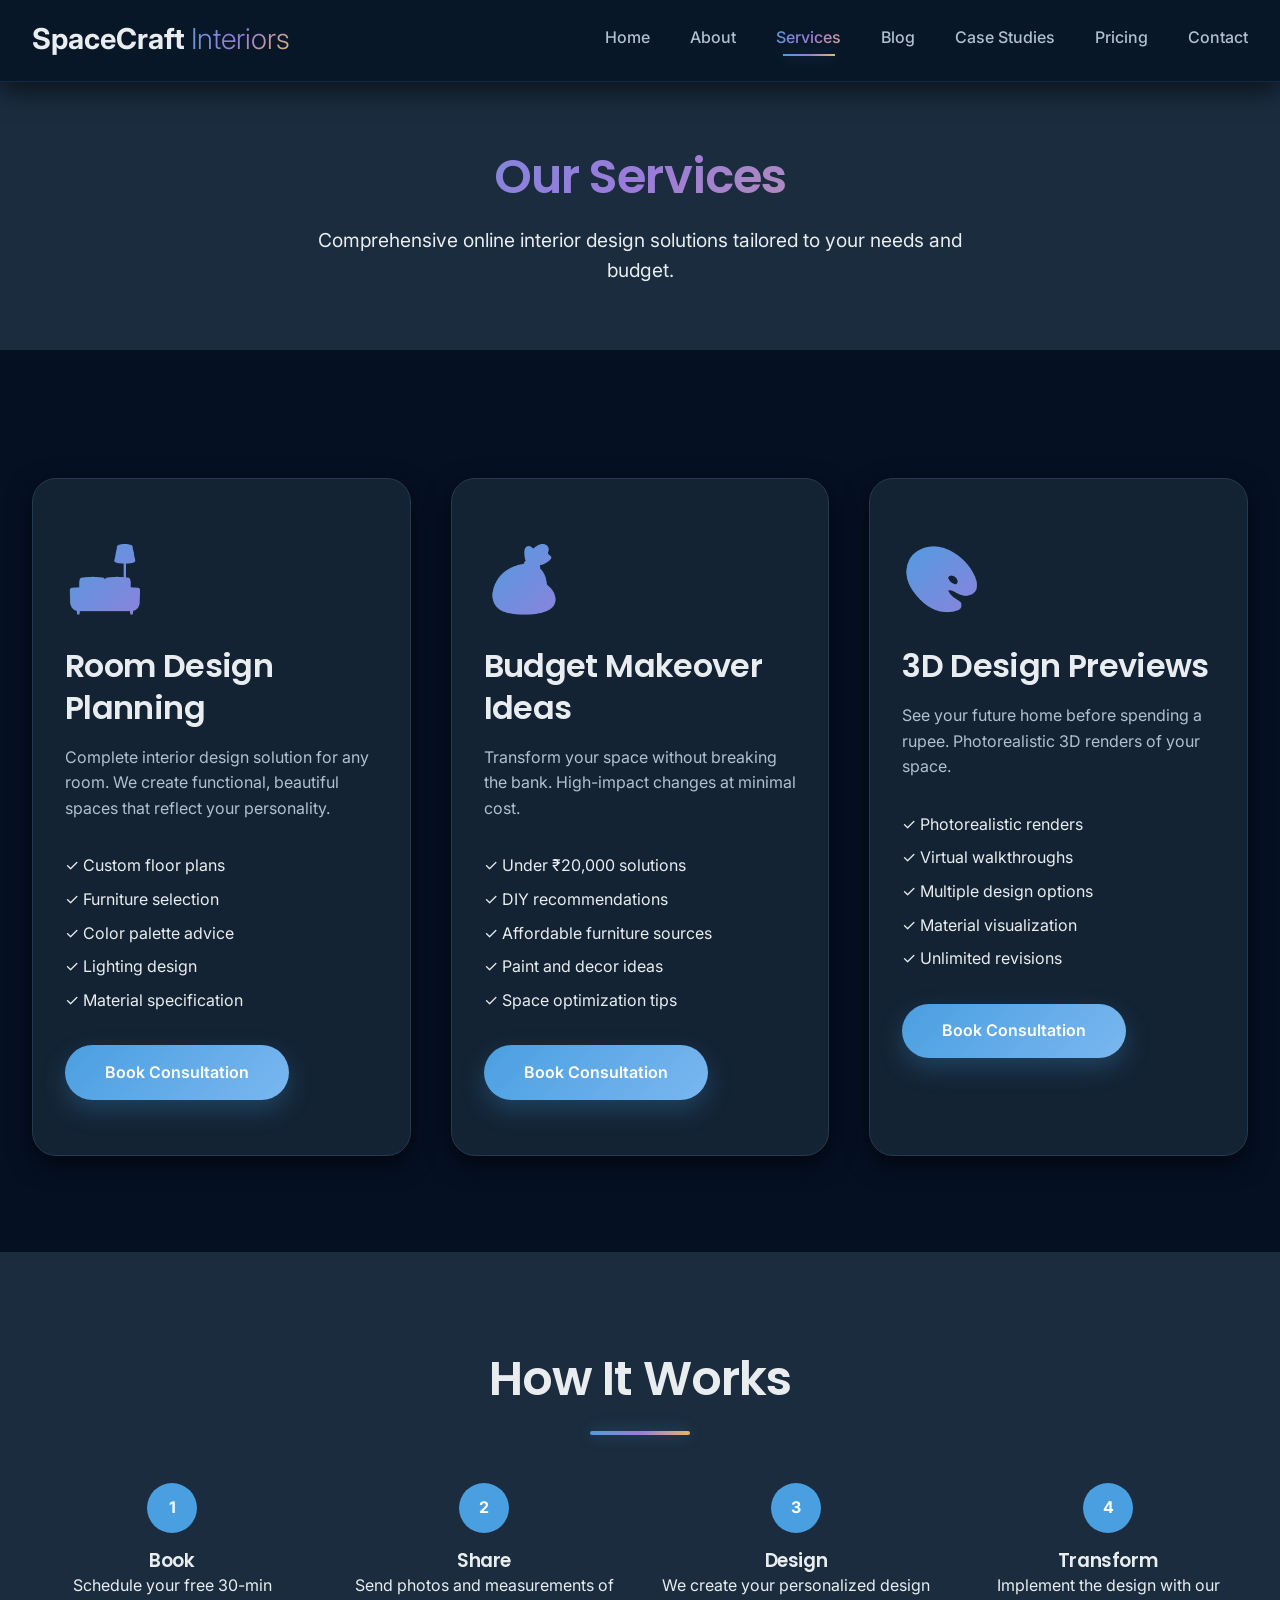
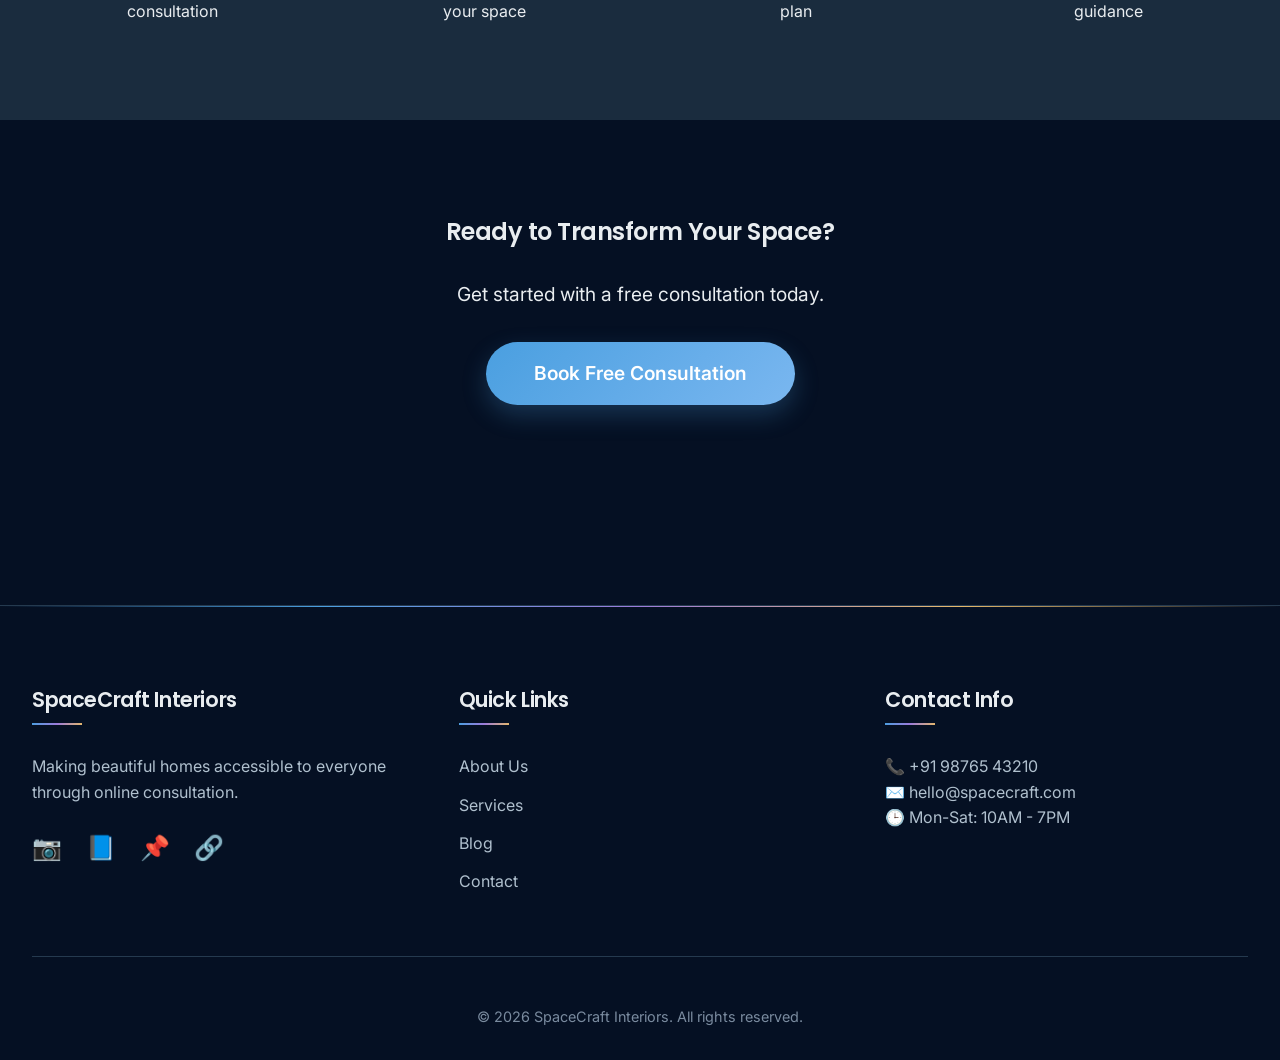
<file: services.html>
<!DOCTYPE html>
<html lang="en">
<head>
    <meta charset="UTF-8">
    <meta name="viewport" content="width=device-width, initial-scale=1.0">
    
    <!-- Essential Meta Tags -->
    <title>Our Services - SpaceCraft Interiors | Online Interior Design Packages India</title>
    <meta name="description" content="Explore our online interior design services: Room Planning, Budget Makeovers (under ₹20,000), and 3D Design Previews. Affordable packages for every home. Book free consultation!">
    <meta name="keywords" content="interior design services, online interior design packages, room design planning, budget home makeover, 3D interior preview, home design consultation India">
    <meta name="robots" content="index, follow">
    
    <!-- Open Graph (For Facebook, WhatsApp, LinkedIn) -->
    <meta property="og:title" content="Online Interior Design Services - SpaceCraft Interiors">
    <meta property="og:description" content="Room Planning, Budget Makeovers (under ₹20,000), and 3D Design Previews. Affordable packages for every Indian home.">
    <meta property="og:image" content="https://www.spacecraftinteriors.com/images/services-og.jpg">
    <meta property="og:url" content="https://www.spacecraftinteriors.com/services.html">
    
    <!-- Canonical URL -->
    <link rel="canonical" href="https://www.spacecraftinteriors.com/services.html">
    
    <!-- Google Fonts & CSS -->
    <link rel="preconnect" href="https://fonts.googleapis.com">
    <link rel="preconnect" href="https://fonts.gstatic.com" crossorigin>
    <link href="https://fonts.googleapis.com/css2?family=Inter:wght@300;400;500;600;700&family=Poppins:wght@300;400;500;600;700&display=swap" rel="stylesheet">
    <link rel="stylesheet" href="css/style.css">
    
    <!-- Google Analytics -->
    <script async src="https://www.googletagmanager.com/gtag/js?id=G-XXXXXXXXXX"></script>
    <script>
        window.dataLayer = window.dataLayer || [];
        function gtag(){dataLayer.push(arguments);}
        gtag('js', new Date());
        gtag('config', 'G-XXXXXXXXXX');
    </script>
</head>
<body>
    <!-- Navigation -->
    <nav class="navbar">
        <a href="index.html" class="logo">SpaceCraft <span>Interiors</span></a>
        <div class="nav-links">
            <a href="index.html">Home</a>
            <a href="about.html">About</a>
            <a href="services.html" class="active">Services</a>
            <a href="blog.html">Blog</a>
            <a href="case-study.html">Case Studies</a>
            <a href="pricing.html">Pricing</a>
            <a href="contact.html">Contact</a>
        </div>
    </nav>

    <!-- Page Header -->
    <section style="background: var(--secondary); padding: 4rem 0;">
        <div class="container" style="text-align: center;">
            <h1 style="font-size: 3rem; margin-bottom: 1rem;">Our Services</h1>
            <p style="font-size: 1.2rem; max-width: 700px; margin: 0 auto;">Comprehensive online interior design solutions tailored to your needs and budget.</p>
        </div>
    </section>

    <!-- Main Services -->
    <section>
        <div class="container">
            <div class="card-grid">
                <!-- Service 1 -->
                <div class="card" style="padding: 3rem 2rem;">
                    <div class="card-icon" style="font-size: 4rem;">🛋️</div>
                    <h2 style="font-size: 2rem; margin: 1rem 0;">Room Design Planning</h2>
                    <p style="margin-bottom: 2rem;">Complete interior design solution for any room. We create functional, beautiful spaces that reflect your personality.</p>
                    <ul style="list-style: none; margin-bottom: 2rem;">
                        <li style="margin-bottom: 0.5rem;">✓ Custom floor plans</li>
                        <li style="margin-bottom: 0.5rem;">✓ Furniture selection</li>
                        <li style="margin-bottom: 0.5rem;">✓ Color palette advice</li>
                        <li style="margin-bottom: 0.5rem;">✓ Lighting design</li>
                        <li style="margin-bottom: 0.5rem;">✓ Material specification</li>
                    </ul>
                    <a href="contact.html" class="btn">Book Consultation</a>
                </div>

                <!-- Service 2 -->
                <div class="card" style="padding: 3rem 2rem;">
                    <div class="card-icon" style="font-size: 4rem;">💰</div>
                    <h2 style="font-size: 2rem; margin: 1rem 0;">Budget Makeover Ideas</h2>
                    <p style="margin-bottom: 2rem;">Transform your space without breaking the bank. High-impact changes at minimal cost.</p>
                    <ul style="list-style: none; margin-bottom: 2rem;">
                        <li style="margin-bottom: 0.5rem;">✓ Under ₹20,000 solutions</li>
                        <li style="margin-bottom: 0.5rem;">✓ DIY recommendations</li>
                        <li style="margin-bottom: 0.5rem;">✓ Affordable furniture sources</li>
                        <li style="margin-bottom: 0.5rem;">✓ Paint and decor ideas</li>
                        <li style="margin-bottom: 0.5rem;">✓ Space optimization tips</li>
                    </ul>
                    <a href="contact.html" class="btn">Book Consultation</a>
                </div>

                <!-- Service 3 -->
                <div class="card" style="padding: 3rem 2rem;">
                    <div class="card-icon" style="font-size: 4rem;">🎨</div>
                    <h2 style="font-size: 2rem; margin: 1rem 0;">3D Design Previews</h2>
                    <p style="margin-bottom: 2rem;">See your future home before spending a rupee. Photorealistic 3D renders of your space.</p>
                    <ul style="list-style: none; margin-bottom: 2rem;">
                        <li style="margin-bottom: 0.5rem;">✓ Photorealistic renders</li>
                        <li style="margin-bottom: 0.5rem;">✓ Virtual walkthroughs</li>
                        <li style="margin-bottom: 0.5rem;">✓ Multiple design options</li>
                        <li style="margin-bottom: 0.5rem;">✓ Material visualization</li>
                        <li style="margin-bottom: 0.5rem;">✓ Unlimited revisions</li>
                    </ul>
                    <a href="contact.html" class="btn">Book Consultation</a>
                </div>
            </div>
        </div>
    </section>

    <!-- Process Section -->
    <section style="background: var(--secondary);">
        <div class="container">
            <h2 class="section-title">How It Works</h2>
            <div style="display: grid; grid-template-columns: repeat(4, 1fr); gap: 2rem; text-align: center;">
                <div>
                    <div style="background: var(--accent); color: white; width: 50px; height: 50px; border-radius: 50%; display: flex; align-items: center; justify-content: center; margin: 0 auto 1rem; font-weight: 700;">1</div>
                    <h3>Book</h3>
                    <p>Schedule your free 30-min consultation</p>
                </div>
                <div>
                    <div style="background: var(--accent); color: white; width: 50px; height: 50px; border-radius: 50%; display: flex; align-items: center; justify-content: center; margin: 0 auto 1rem; font-weight: 700;">2</div>
                    <h3>Share</h3>
                    <p>Send photos and measurements of your space</p>
                </div>
                <div>
                    <div style="background: var(--accent); color: white; width: 50px; height: 50px; border-radius: 50%; display: flex; align-items: center; justify-content: center; margin: 0 auto 1rem; font-weight: 700;">3</div>
                    <h3>Design</h3>
                    <p>We create your personalized design plan</p>
                </div>
                <div>
                    <div style="background: var(--accent); color: white; width: 50px; height: 50px; border-radius: 50%; display: flex; align-items: center; justify-content: center; margin: 0 auto 1rem; font-weight: 700;">4</div>
                    <h3>Transform</h3>
                    <p>Implement the design with our guidance</p>
                </div>
            </div>
        </div>
    </section>

    <!-- CTA Section -->
    <section>
        <div class="container" style="text-align: center;">
            <h2>Ready to Transform Your Space?</h2>
            <p style="margin: 2rem 0; font-size: 1.2rem;">Get started with a free consultation today.</p>
            <a href="contact.html" class="btn" style="font-size: 1.2rem; padding: 1rem 3rem;">Book Free Consultation</a>
        </div>
    </section>

    <!-- Footer -->
    <footer>
        <div class="container">
            <div class="footer-content">
                <div class="footer-section">
                    <h3>SpaceCraft Interiors</h3>
                    <p>Making beautiful homes accessible to everyone through online consultation.</p>
                    <div class="social-links">
                        <a href="#" aria-label="Instagram">📷</a>
                        <a href="#" aria-label="Facebook">📘</a>
                        <a href="#" aria-label="Pinterest">📌</a>
                        <a href="#" aria-label="LinkedIn">🔗</a>
                    </div>
                </div>
                <div class="footer-section">
                    <h3>Quick Links</h3>
                    <a href="about.html">About Us</a>
                    <a href="services.html">Services</a>
                    <a href="blog.html">Blog</a>
                    <a href="contact.html">Contact</a>
                </div>
                <div class="footer-section">
                    <h3>Contact Info</h3>
                    <p>📞 +91 98765 43210</p>
                    <p>✉️ hello@spacecraft.com</p>
                    <p>🕒 Mon-Sat: 10AM - 7PM</p>
                </div>
            </div>
            <div class="footer-bottom">
                <p>&copy; 2026 SpaceCraft Interiors. All rights reserved.</p>
            </div>
        </div>
    </footer>

    <!-- Back to Top Button -->
    <button id="backToTop">↑</button>

    <!-- Loading Animation -->
    <div id="loader" class="loader" style="display: none;"></div>

    <!-- JavaScript -->
    <script src="js/script.js"></script>
</body>
</html>
</file>
<file: css/style.css>
/* ===== css/style.css - Professional Dark Theme (No Green) ===== */
* {
  margin: 0;
  padding: 0;
  box-sizing: border-box;
}

:root {
  /* Professional Dark Theme Color Palette - NO GREEN */
  --primary: #0A1929;        /* Deep rich navy - base background */
  --primary-light: #1E2F4A;   /* Lighter navy for cards/sections */
  --primary-dark: #051023;    /* Almost black for depth */
  
  --secondary: #1A2C3E;       /* Deep blue-gray */
  --secondary-light: #2A3F55;  /* Lighter version */
  
  /* ACCENT COLORS - No green! Using blue, purple, gold */
  --accent-blue: #4A9FE0;      /* Bright blue for primary accent */
  --accent-blue-light: #7AB7F0; /* Lighter blue for hover */
  --accent-blue-dark: #2A6FA0;  /* Darker blue for depth */
  
  --accent-purple: #9B7BDA;     /* Purple for variety */
  --accent-purple-light: #B69FEB;
  
  --accent-gold: #E6B86A;       /* Warm gold for highlights */
  --accent-gold-light: #F0CD95;
  
  /* Using blue as primary accent */
  --accent: var(--accent-blue);
  --accent-light: var(--accent-blue-light);
  --accent-dark: var(--accent-blue-dark);
  
  --text-primary: #E9EDF0;     /* Off-white for main text */
  --text-secondary: #B0C0CE;   /* Soft blue-gray for secondary text */
  --text-muted: #7A8B9F;       /* Muted for less important text */
  
  --surface: #132334;          /* Card/component background */
  --surface-light: #1E3148;    /* Lighter surface for hover states */
  --border: #253A4F;           /* Subtle borders */
  
  --white: #FFFFFF;
  --black: #010101;
  
  --success: #4A9FE0;          /* Blue instead of green */
  --error: #E76F51;            /* Warm red for errors */
  
  /* Enhanced Shadows for Dark Theme */
  --shadow-sm: 0 4px 12px rgba(0, 0, 0, 0.5);
  --shadow-md: 0 8px 24px rgba(0, 0, 0, 0.6);
  --shadow-lg: 0 16px 48px rgba(0, 0, 0, 0.8);
  --shadow-accent: 0 10px 25px rgba(74, 159, 224, 0.25);
  
  /* Glow Effects - Blue, Purple, Gold */
  --glow-blue: 0 0 15px rgba(74, 159, 224, 0.4);
  --glow-purple: 0 0 15px rgba(155, 123, 218, 0.4);
  --glow-gold: 0 0 15px rgba(230, 184, 106, 0.4);
  --glow-white: 0 0 15px rgba(255, 255, 255, 0.1);
  
  /* Border Radius */
  --radius: 1.5rem;
  --radius-sm: 1rem;
  --radius-lg: 2rem;
  
  /* Gradients - No green! */
  --gradient-primary: linear-gradient(135deg, #0A1929 0%, #1E2F4A 100%);
  --gradient-surface: linear-gradient(135deg, #132334 0%, #1A2B40 100%);
  --gradient-blue: linear-gradient(135deg, #4A9FE0 0%, #7AB7F0 100%);
  --gradient-purple: linear-gradient(135deg, #9B7BDA 0%, #B69FEB 100%);
  --gradient-gold: linear-gradient(135deg, #E6B86A 0%, #F0CD95 100%);
  --gradient-rainbow: linear-gradient(135deg, #4A9FE0 0%, #9B7BDA 50%, #E6B86A 100%);
}

body {
  font-family: 'Inter', 'Poppins', sans-serif;
  color: var(--text-primary);
  background: var(--primary-dark);
  line-height: 1.6;
  overflow-x: hidden;
}

h1, h2, h3, h4 {
  font-family: 'Poppins', sans-serif;
  font-weight: 600;
  letter-spacing: -0.02em;
  color: var(--text-primary);
  line-height: 1.3;
}

h1 {
  font-size: clamp(2.5rem, 5vw, 4rem);
  background: var(--gradient-rainbow);
  -webkit-background-clip: text;
  -webkit-text-fill-color: transparent;
  background-clip: text;
  margin-bottom: 1.5rem;
  animation: gradientShift 8s ease infinite;
}

.container {
  max-width: 1280px;
  margin: 0 auto;
  padding: 0 2rem;
  width: 100%;
}

/* Navigation */
.navbar {
  background: rgba(10, 25, 41, 0.85);
  backdrop-filter: blur(12px);
  -webkit-backdrop-filter: blur(12px);
  box-shadow: var(--shadow-md);
  position: sticky;
  top: 0;
  z-index: 100;
  padding: 1rem 2rem;
  display: flex;
  align-items: center;
  justify-content: space-between;
  flex-wrap: wrap;
  border-bottom: 1px solid rgba(74, 159, 224, 0.15);
  animation: slideDown 0.5s ease-out;
}

.logo {
  font-size: 1.8rem;
  font-weight: 700;
  color: var(--text-primary);
  text-decoration: none;
  position: relative;
  padding-bottom: 0.2rem;
}

.logo span {
  background: var(--gradient-rainbow);
  -webkit-background-clip: text;
  -webkit-text-fill-color: transparent;
  background-clip: text;
  font-weight: 300;
  position: relative;
  animation: pulse 3s ease infinite;
}

.logo span::after {
  content: '';
  position: absolute;
  bottom: -2px;
  left: 0;
  width: 100%;
  height: 2px;
  background: var(--gradient-rainbow);
  transform: scaleX(0);
  transition: transform 0.3s ease;
  transform-origin: right;
  animation: shimmer 2s infinite;
}

.logo:hover span::after {
  transform: scaleX(1);
  transform-origin: left;
}

.nav-links {
  display: flex;
  gap: 2.5rem;
  align-items: center;
  flex-wrap: wrap;
}

.nav-links a {
  text-decoration: none;
  color: var(--text-secondary);
  font-weight: 500;
  transition: all 0.3s;
  font-size: 1rem;
  position: relative;
  padding-bottom: 0.3rem;
}

.nav-links a::after {
  content: '';
  position: absolute;
  bottom: 0;
  left: 50%;
  width: 0;
  height: 2px;
  background: var(--gradient-rainbow);
  transition: all 0.3s ease;
  transform: translateX(-50%);
  box-shadow: var(--glow-blue);
}

.nav-links a:hover::after,
.nav-links a.active::after {
  width: 80%;
}

.nav-links a:hover,
.nav-links a.active {
  background: var(--gradient-rainbow);
  -webkit-background-clip: text;
  -webkit-text-fill-color: transparent;
  background-clip: text;
}

/* Buttons */
.btn {
  background: var(--gradient-blue);
  color: white;
  padding: 0.9rem 2.5rem;
  border-radius: 3rem;
  border: none;
  font-weight: 600;
  font-size: 1rem;
  cursor: pointer;
  transition: all 0.3s;
  box-shadow: var(--shadow-accent);
  text-decoration: none;
  display: inline-block;
  position: relative;
  overflow: hidden;
  z-index: 1;
  animation: float 3s ease infinite;
}

.btn::before {
  content: '';
  position: absolute;
  top: 0;
  left: 0;
  width: 0;
  height: 100%;
  background: var(--gradient-purple);
  transition: width 0.3s ease;
  z-index: -1;
}

.btn:hover::before {
  width: 100%;
}

.btn:hover {
  transform: translateY(-3px);
  box-shadow: 0 20px 30px -10px rgba(74, 159, 224, 0.5);
  animation: none;
}

.btn-outline {
  background: transparent;
  border: 2px solid var(--accent-blue);
  color: var(--accent-blue);
  box-shadow: none;
  animation: none;
}

.btn-outline::before {
  display: none;
}

.btn-outline:hover {
  background: var(--gradient-blue);
  color: white;
  transform: translateY(-2px);
  border-color: transparent;
}

/* Sections */
section {
  padding: 6rem 0;
  position: relative;
}

section:nth-child(even) {
  background: var(--primary);
}

.section-title {
  font-size: clamp(2rem, 4vw, 3rem);
  color: var(--text-primary);
  margin-bottom: 3rem;
  text-align: center;
  position: relative;
  padding-bottom: 1.5rem;
}

.section-title::after {
  content: '';
  position: absolute;
  bottom: 0;
  left: 50%;
  transform: translateX(-50%);
  width: 100px;
  height: 4px;
  background: var(--gradient-rainbow);
  border-radius: 2px;
  box-shadow: var(--glow-blue);
  animation: widthPulse 3s ease infinite;
}

/* Cards */
.card-grid {
  display: grid;
  grid-template-columns: repeat(auto-fit, minmax(320px, 1fr));
  gap: 2.5rem;
  margin-top: 2rem;
}

.card {
  background: var(--surface);
  border-radius: var(--radius);
  padding: 2.5rem;
  box-shadow: var(--shadow-md);
  transition: all 0.4s;
  border: 1px solid var(--border);
  position: relative;
  overflow: hidden;
  animation: fadeInUp 0.6s ease-out;
  animation-fill-mode: both;
}

.card:nth-child(1) { animation-delay: 0.1s; }
.card:nth-child(2) { animation-delay: 0.3s; }
.card:nth-child(3) { animation-delay: 0.5s; }
.card:nth-child(4) { animation-delay: 0.7s; }

.card::before {
  content: '';
  position: absolute;
  top: 0;
  left: 0;
  width: 100%;
  height: 5px;
  background: var(--gradient-rainbow);
  transform: translateY(-100%);
  transition: transform 0.3s ease;
}

.card:hover::before {
  transform: translateY(0);
}

.card:hover {
  box-shadow: var(--shadow-lg);
  transform: translateY(-8px);
  border-color: var(--accent-blue);
  background: var(--surface-light);
}

.card h3 {
  margin: 1.5rem 0 1rem;
  font-size: 1.6rem;
  color: var(--text-primary);
}

.card p {
  color: var(--text-secondary);
}

.card-icon {
  font-size: 3.5rem;
  margin-bottom: 1rem;
  background: var(--gradient-rainbow);
  -webkit-background-clip: text;
  -webkit-text-fill-color: transparent;
  background-clip: text;
  animation: rotate 10s linear infinite;
}

/* Hero Section */
.hero {
  min-height: 90vh;
  display: flex;
  align-items: center;
  background: var(--primary-dark);
  position: relative;
  overflow: hidden;
}

.hero::before {
  content: '';
  position: absolute;
  top: -50%;
  right: -50%;
  width: 100%;
  height: 200%;
  background: radial-gradient(circle, rgba(74, 159, 224, 0.1) 0%, transparent 70%);
  animation: rotate 30s linear infinite;
}

.hero::after {
  content: '';
  position: absolute;
  bottom: -50%;
  left: -50%;
  width: 100%;
  height: 200%;
  background: radial-gradient(circle, rgba(155, 123, 218, 0.1) 0%, transparent 70%);
  animation: rotate 40s linear infinite reverse;
}

@keyframes rotate {
  from { transform: rotate(0deg); }
  to { transform: rotate(360deg); }
}

.hero-content {
  display: flex;
  align-items: center;
  gap: 4rem;
  position: relative;
  z-index: 2;
  animation: fadeIn 1s ease-out;
}

.hero-text {
  flex: 1;
}

.hero-text h1 {
  font-size: clamp(2.5rem, 5vw, 4rem);
  margin-bottom: 1.5rem;
  -webkit-text-fill-color: initial;
  background: none;
  color: var(--text-primary);
  animation: slideInLeft 0.8s ease-out;
}

.hero-text p {
  font-size: 1.2rem;
  margin-bottom: 2rem;
  color: var(--text-secondary);
  animation: slideInLeft 0.8s ease-out 0.2s both;
}

.hero-image {
  flex: 1;
  background: var(--surface);
  border-radius: var(--radius-lg);
  padding: 2rem;
  min-height: 500px;
  display: flex;
  align-items: center;
  justify-content: center;
  box-shadow: var(--shadow-lg);
  position: relative;
  overflow: hidden;
  border: 1px solid var(--border);
  animation: slideInRight 0.8s ease-out;
}

.hero-image::after {
  content: '';
  position: absolute;
  top: 0;
  left: 0;
  right: 0;
  bottom: 0;
  background: linear-gradient(135deg, rgba(74, 159, 224, 0.1) 0%, transparent 100%);
  pointer-events: none;
}

/* Before/After */
.before-after-grid {
  display: grid;
  grid-template-columns: repeat(2, 1fr);
  gap: 2.5rem;
  background: var(--surface);
  border-radius: var(--radius-lg);
  padding: 3rem;
  box-shadow: var(--shadow-md);
  border: 1px solid var(--border);
}

.before-after-item {
  text-align: center;
  animation: fadeInUp 0.6s ease-out;
  animation-fill-mode: both;
}

.before-after-item:nth-child(1) { animation-delay: 0.2s; }
.before-after-item:nth-child(2) { animation-delay: 0.4s; }
.before-after-item:nth-child(3) { animation-delay: 0.6s; }
.before-after-item:nth-child(4) { animation-delay: 0.8s; }

.before-after-item h3 {
  margin-top: 1rem;
  color: var(--text-secondary);
  font-size: 1.2rem;
}

.image-placeholder {
  background: linear-gradient(145deg, var(--surface), var(--primary));
  width: 100%;
  aspect-ratio: 4/3;
  border-radius: var(--radius);
  margin-bottom: 1rem;
  display: flex;
  align-items: center;
  justify-content: center;
  color: var(--text-secondary);
  font-size: 1rem;
  border: 2px dashed var(--accent-blue);
  transition: all 0.3s;
  position: relative;
  overflow: hidden;
  box-shadow: var(--shadow-sm);
  animation: borderPulse 2s ease infinite;
}

.image-placeholder:hover {
  border-color: var(--accent-purple);
  transform: scale(1.02);
  box-shadow: var(--glow-purple);
  animation: none;
}

/* Testimonials */
.testimonial-grid {
  display: grid;
  grid-template-columns: repeat(auto-fit, minmax(350px, 1fr));
  gap: 2.5rem;
}

.testimonial-card {
  background: var(--surface);
  border-radius: var(--radius);
  padding: 2.5rem;
  font-style: italic;
  position: relative;
  box-shadow: var(--shadow-md);
  border: 1px solid var(--border);
  transition: all 0.3s;
  animation: fadeInScale 0.6s ease-out;
  animation-fill-mode: both;
}

.testimonial-card:nth-child(1) { animation-delay: 0.2s; }
.testimonial-card:nth-child(2) { animation-delay: 0.4s; }
.testimonial-card:nth-child(3) { animation-delay: 0.6s; }

.testimonial-card:hover {
  box-shadow: var(--shadow-lg);
  transform: translateY(-5px);
  border-color: var(--accent-purple);
}

.testimonial-card::before {
  content: '"';
  font-size: 6rem;
  background: var(--gradient-purple);
  -webkit-background-clip: text;
  -webkit-text-fill-color: transparent;
  background-clip: text;
  opacity: 0.3;
  position: absolute;
  top: -20px;
  left: 20px;
  font-family: serif;
  animation: bounce 2s ease infinite;
}

.testimonial-author {
  margin-top: 1.5rem;
  font-style: normal;
  font-weight: 600;
  color: var(--accent-gold);
  position: relative;
  padding-top: 1rem;
}

.testimonial-author::before {
  content: '';
  position: absolute;
  top: 0;
  left: 0;
  width: 50px;
  height: 2px;
  background: var(--gradient-gold);
}

/* Forms */
.form-group {
  margin-bottom: 2rem;
}

.form-group label {
  display: block;
  margin-bottom: 0.5rem;
  font-weight: 500;
  color: var(--text-secondary);
  font-size: 0.95rem;
  letter-spacing: 0.5px;
}

input, select, textarea {
  width: 100%;
  padding: 1rem 1.2rem;
  border-radius: 1rem;
  border: 2px solid var(--border);
  font-family: inherit;
  font-size: 1rem;
  transition: all 0.3s;
  background: var(--surface);
  color: var(--text-primary);
}

input:focus, select:focus, textarea:focus {
  outline: none;
  border-color: var(--accent-blue);
  box-shadow: 0 0 0 4px rgba(74, 159, 224, 0.2), var(--glow-blue);
  animation: focusPulse 1s ease infinite;
}

input::placeholder, textarea::placeholder {
  color: var(--text-muted);
}

.error-message {
  color: var(--error);
  font-size: 0.875rem;
  margin-top: 0.5rem;
}

.success-message {
  color: var(--accent-blue);
  font-weight: 600;
  padding: 1rem;
  background: rgba(74, 159, 224, 0.1);
  border-radius: var(--radius-sm);
  display: block;
  border: 1px solid var(--accent-blue);
}

/* Footer */
footer {
  background: var(--primary-dark);
  color: var(--text-secondary);
  padding: 5rem 0 2rem;
  margin-top: 6rem;
  position: relative;
  overflow: hidden;
  border-top: 1px solid var(--border);
}

footer::before {
  content: '';
  position: absolute;
  top: 0;
  left: 0;
  right: 0;
  height: 1px;
  background: linear-gradient(90deg, transparent, var(--accent-blue), var(--accent-purple), var(--accent-gold), transparent);
  animation: slide 3s linear infinite;
}

@keyframes slide {
  0% { transform: translateX(-100%); }
  100% { transform: translateX(100%); }
}

.footer-content {
  display: grid;
  grid-template-columns: repeat(auto-fit, minmax(280px, 1fr));
  gap: 4rem;
  margin-bottom: 3rem;
  position: relative;
  z-index: 2;
}

.footer-section h3 {
  color: var(--text-primary);
  margin-bottom: 1.8rem;
  font-size: 1.3rem;
  position: relative;
  padding-bottom: 0.8rem;
}

.footer-section h3::after {
  content: '';
  position: absolute;
  bottom: 0;
  left: 0;
  width: 50px;
  height: 2px;
  background: var(--gradient-rainbow);
  animation: widthPulse 2s ease infinite;
}

.footer-section a {
  color: var(--text-secondary);
  text-decoration: none;
  display: block;
  margin-bottom: 0.8rem;
  transition: color 0.3s;
}

.footer-section a:hover {
  color: var(--accent-blue);
}

.footer-bottom {
  text-align: center;
  padding-top: 3rem;
  border-top: 1px solid var(--border);
  font-size: 0.9rem;
  color: var(--text-muted);
}

.social-links {
  display: flex;
  gap: 1.5rem;
  margin-top: 1.5rem;
}

.social-links a {
  font-size: 1.5rem;
  transition: transform 0.3s;
}

.social-links a:hover {
  transform: translateY(-3px);
}

/* Back to top */
#backToTop {
  position: fixed;
  bottom: 2rem;
  right: 2rem;
  background: var(--gradient-blue);
  color: white;
  width: 55px;
  height: 55px;
  border-radius: 50%;
  display: flex;
  align-items: center;
  justify-content: center;
  cursor: pointer;
  border: none;
  opacity: 0;
  transition: all 0.3s;
  box-shadow: var(--shadow-lg), var(--glow-blue);
  z-index: 99;
  font-size: 1.2rem;
  font-weight: bold;
  animation: bounce 2s ease infinite;
}

#backToTop:hover {
  transform: translateY(-5px) scale(1.1);
  background: var(--gradient-purple);
  box-shadow: 0 20px 30px -10px rgba(155, 123, 218, 0.6), var(--glow-purple);
  animation: none;
}

#backToTop.visible {
  opacity: 1;
}

/* Loading animation */
.loader {
  border: 4px solid var(--surface);
  border-top: 4px solid var(--accent-blue);
  border-right: 4px solid var(--accent-purple);
  border-bottom: 4px solid var(--accent-gold);
  border-radius: 50%;
  width: 60px;
  height: 60px;
  animation: spin 1s linear infinite, colorChange 3s ease infinite;
  margin: 2rem auto;
  box-shadow: var(--shadow-sm);
}

/* Blog Meta */
.blog-meta {
  color: var(--accent-gold);
  font-size: 0.9rem;
  margin-bottom: 1rem;
  text-transform: uppercase;
  letter-spacing: 1px;
}

/* Category Tags */
.category-tag {
  background: var(--surface);
  padding: 0.5rem 1.5rem;
  border-radius: 2rem;
  border: 1px solid var(--border);
  color: var(--text-secondary);
  transition: all 0.3s;
  cursor: pointer;
  display: inline-block;
  font-size: 0.9rem;
}

.category-tag:hover {
  border-color: var(--accent-blue);
  color: var(--accent-blue);
  transform: translateY(-2px);
  box-shadow: var(--glow-blue);
}

/* Table Styles */
table {
  width: 100%;
  border-collapse: collapse;
  margin: 2rem 0;
}

table td, table th {
  padding: 1rem;
  border-bottom: 1px solid var(--border);
  text-align: left;
}

table tr:last-child td {
  border-bottom: none;
}

table th {
  background: var(--surface);
  color: var(--text-primary);
  font-weight: 600;
}

/* ANIMATIONS */

@keyframes spin {
  0% { transform: rotate(0deg); }
  100% { transform: rotate(360deg); }
}

@keyframes fadeIn {
  from { opacity: 0; }
  to { opacity: 1; }
}

@keyframes fadeInUp {
  from {
    opacity: 0;
    transform: translateY(30px);
  }
  to {
    opacity: 1;
    transform: translateY(0);
  }
}

@keyframes fadeInScale {
  from {
    opacity: 0;
    transform: scale(0.9);
  }
  to {
    opacity: 1;
    transform: scale(1);
  }
}

@keyframes slideInLeft {
  from {
    opacity: 0;
    transform: translateX(-50px);
  }
  to {
    opacity: 1;
    transform: translateX(0);
  }
}

@keyframes slideInRight {
  from {
    opacity: 0;
    transform: translateX(50px);
  }
  to {
    opacity: 1;
    transform: translateX(0);
  }
}

@keyframes slideDown {
  from {
    opacity: 0;
    transform: translateY(-100%);
  }
  to {
    opacity: 1;
    transform: translateY(0);
  }
}

@keyframes bounce {
  0%, 100% { transform: translateY(0); }
  50% { transform: translateY(-10px); }
}

@keyframes pulse {
  0%, 100% { opacity: 1; }
  50% { opacity: 0.7; }
}

@keyframes colorChange {
  0% { border-top-color: var(--accent-blue); }
  33% { border-top-color: var(--accent-purple); }
  66% { border-top-color: var(--accent-gold); }
  100% { border-top-color: var(--accent-blue); }
}

@keyframes gradientShift {
  0% { background-position: 0% 50%; }
  50% { background-position: 100% 50%; }
  100% { background-position: 0% 50%; }
}

@keyframes widthPulse {
  0%, 100% { width: 50px; opacity: 1; }
  50% { width: 100px; opacity: 0.7; }
}

@keyframes borderPulse {
  0%, 100% { border-color: var(--accent-blue); }
  33% { border-color: var(--accent-purple); }
  66% { border-color: var(--accent-gold); }
}

@keyframes shimmer {
  0% { background-position: -200% 0; }
  100% { background-position: 200% 0; }
}

@keyframes focusPulse {
  0%, 100% { box-shadow: 0 0 0 4px rgba(74, 159, 224, 0.2), var(--glow-blue); }
  50% { box-shadow: 0 0 0 6px rgba(155, 123, 218, 0.2), var(--glow-purple); }
}

@keyframes float {
  0%, 100% { transform: translateY(0); }
  50% { transform: translateY(-5px); }
}

/* Mobile Responsive */
@media (max-width: 768px) {
  .navbar {
    flex-direction: column;
    gap: 1rem;
    padding: 1rem;
  }
  
  .nav-links {
    gap: 1rem;
    justify-content: center;
  }
  
  .hero-content {
    flex-direction: column;
  }
  
  .hero-image {
    min-height: 300px;
    width: 100%;
  }
  
  .before-after-grid {
    grid-template-columns: 1fr;
    padding: 1.5rem;
  }
  
  .card-grid {
    grid-template-columns: 1fr;
  }
  
  .footer-content {
    grid-template-columns: 1fr;
    gap: 2rem;
  }
  
  #backToTop {
    bottom: 1rem;
    right: 1rem;
    width: 45px;
    height: 45px;
  }
  
  section {
    padding: 3rem 0;
  }
}

/* Custom scrollbar */
::-webkit-scrollbar {
  width: 10px;
}

::-webkit-scrollbar-track {
  background: var(--primary-dark);
}

::-webkit-scrollbar-thumb {
  background: linear-gradient(135deg, var(--accent-blue) 0%, var(--accent-purple) 50%, var(--accent-gold) 100%);
  border-radius: 5px;
  border: 2px solid var(--primary-dark);
}

::-webkit-scrollbar-thumb:hover {
  background: linear-gradient(135deg, var(--accent-gold) 0%, var(--accent-purple) 50%, var(--accent-blue) 100%);
}

/* Selection color */
::selection {
  background: var(--accent-purple);
  color: white;
}

::-moz-selection {
  background: var(--accent-purple);
  color: white;
}

/* Image styles */
img {
  max-width: 100%;
  height: auto;
  border-radius: var(--radius);
  box-shadow: var(--shadow-md);
  transition: all 0.3s;
}

img:hover {
  transform: scale(1.02);
  box-shadow: var(--shadow-lg), var(--glow-blue);
}
</file>
